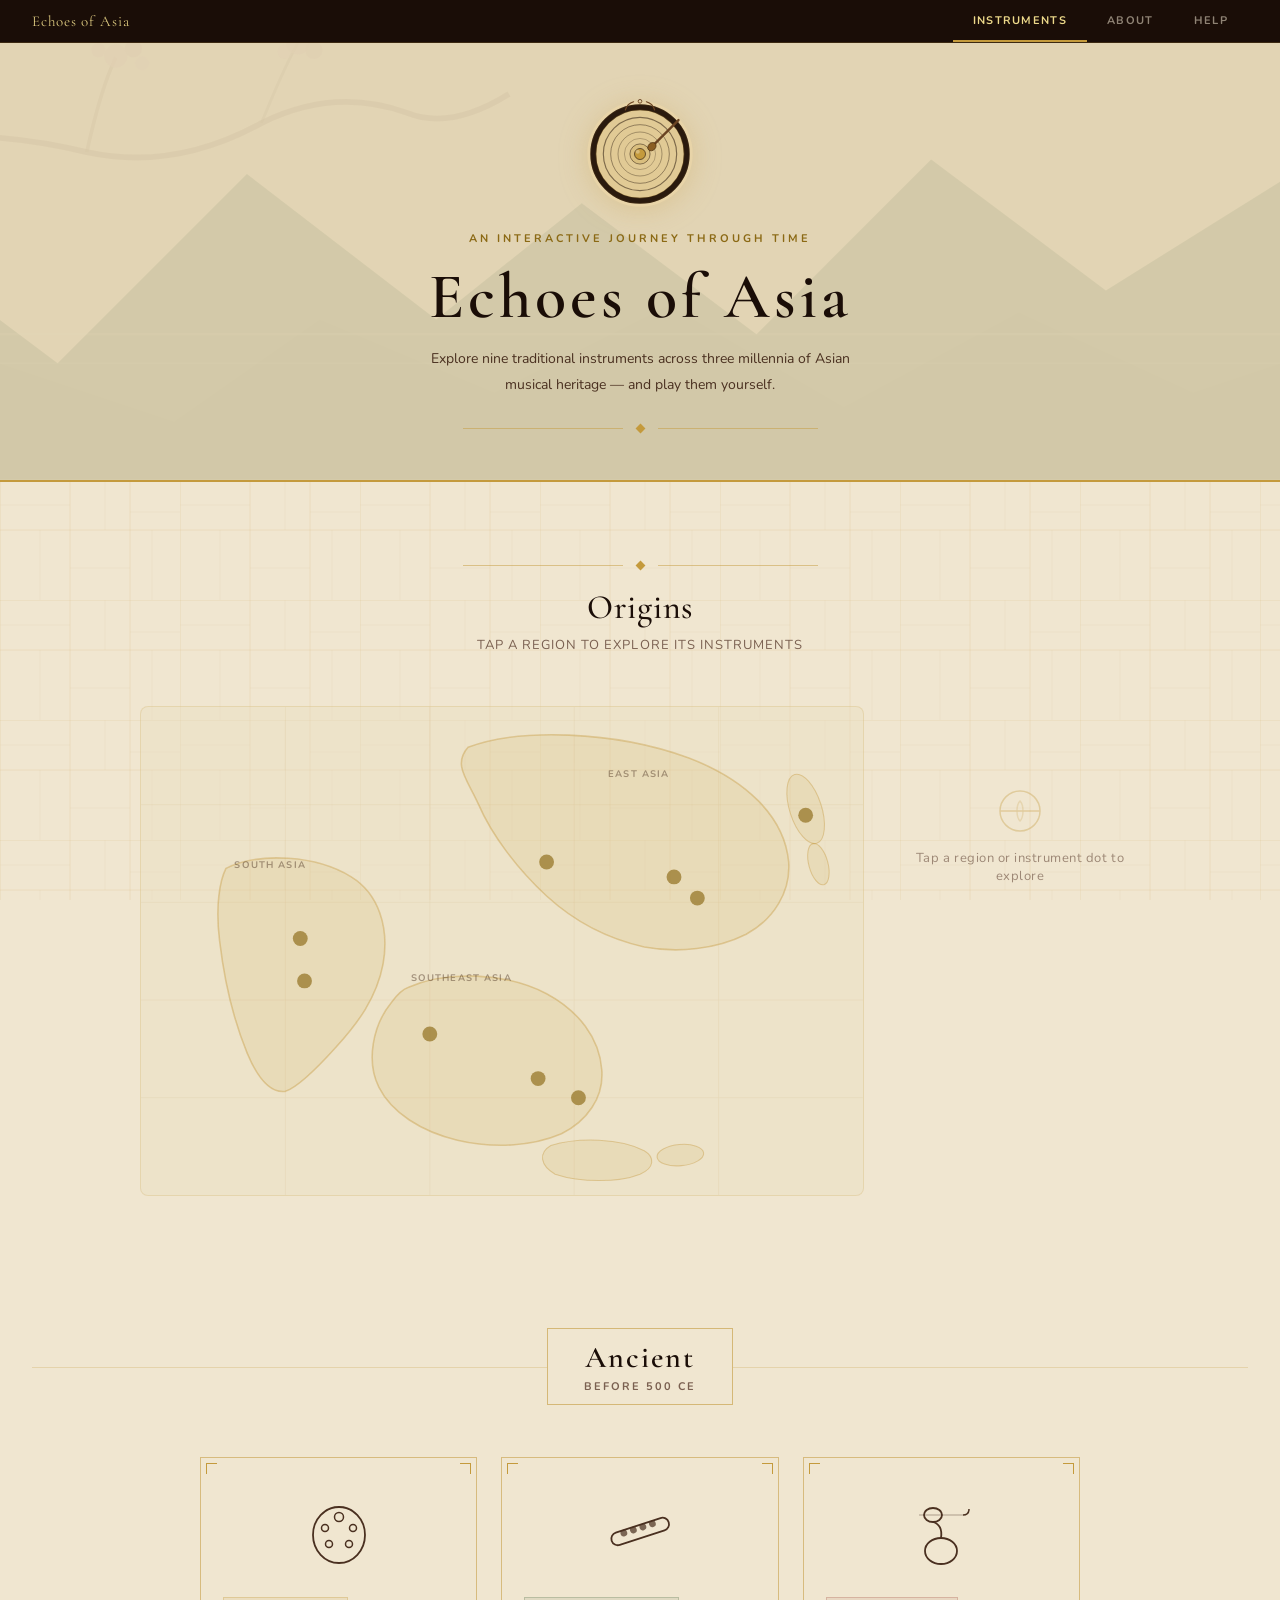
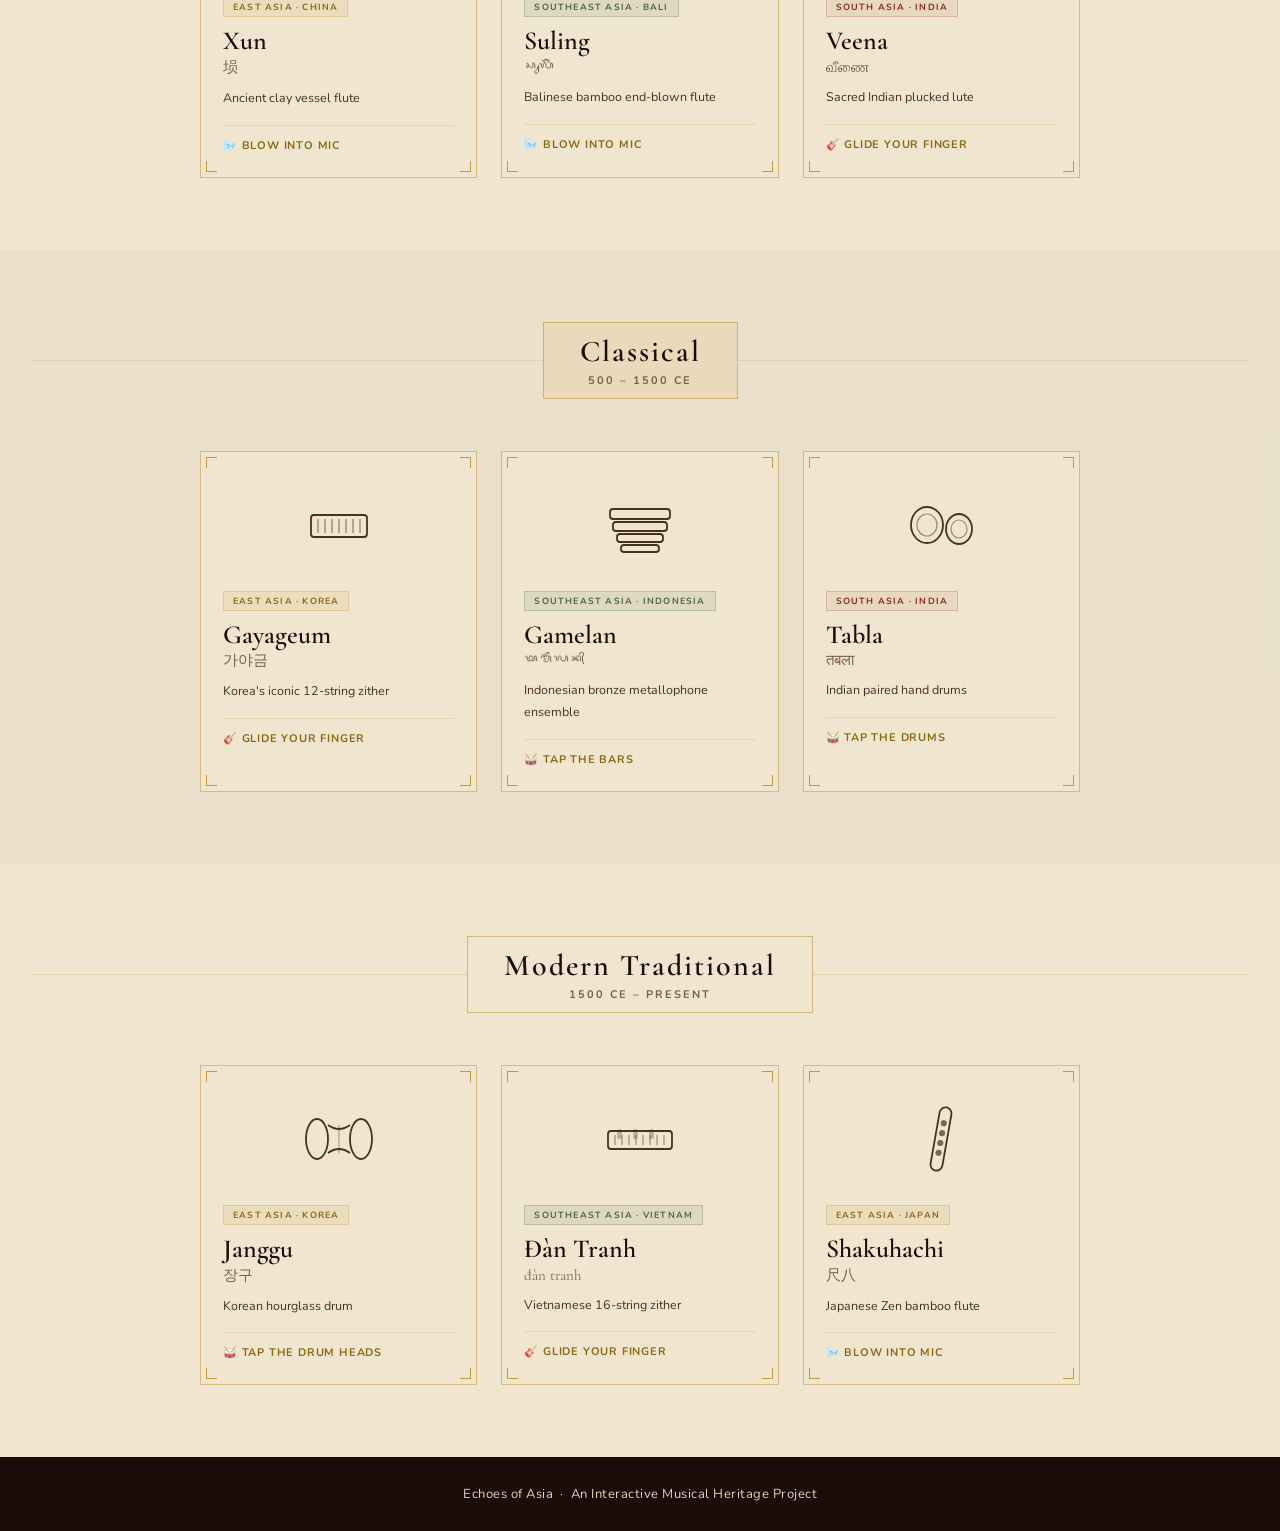
<file: index.html>
<!DOCTYPE html>
<html lang="en">
<head>
  <meta charset="UTF-8"/>
  <meta name="viewport" content="width=device-width, initial-scale=1.0"/>
  <title>Echoes of Asia</title>
  <link rel="preconnect" href="https://fonts.googleapis.com">
  <link rel="preconnect" href="https://fonts.gstatic.com" crossorigin>
  <link href="https://fonts.googleapis.com/css2?family=Cormorant+Garamond:wght@300;400;500;600;700&family=Nunito:wght@400;600;700&display=swap" rel="stylesheet">
  <link rel="stylesheet" href="styles.css"/>
</head>
<body>
<div class="page-content">

  <!-- ══ TOP NAV ══ -->
  <nav class="top-nav">
    <span class="top-nav-brand">Echoes of Asia</span>
    <a href="index.html" class="top-nav-tab active">Instruments</a>
    <a href="about.html" class="top-nav-tab">About</a>
    <a href="help.html"  class="top-nav-tab">Help</a>
  </nav>

  <!-- ══ HEADER ══ -->
  <header class="site-header">
    <!-- Semi-transparent mountain + cherry blossom nature art -->
    <svg class="header-nature" viewBox="0 0 1200 300" xmlns="http://www.w3.org/2000/svg" preserveAspectRatio="xMidYMid slice">
      <!-- Mountain layers -->
      <path d="M0,300 L120,160 L200,220 L330,90 L460,190 L560,110 L680,200 L800,80 L920,170 L1040,95 L1140,160 L1200,130 L1200,300 Z" fill="#4A6741"/>
      <path d="M0,300 L160,220 L280,260 L380,190 L500,240 L620,180 L740,250 L860,185 L980,240 L1100,200 L1200,230 L1200,300 Z" fill="#3A5731" opacity="0.6"/>
      <!-- Cherry blossom branch (top left) -->
      <path d="M0,80 Q120,50 220,75 Q280,88 340,55 Q390,30 440,48 Q470,60 510,35" stroke="#5A3820" stroke-width="4" fill="none" opacity="0.5"/>
      <path d="M220,75 Q230,30 240,10" stroke="#5A3820" stroke-width="2.5" fill="none" opacity="0.4"/>
      <path d="M340,55 Q355,18 365,0" stroke="#5A3820" stroke-width="2" fill="none" opacity="0.35"/>
      <!-- Blossoms -->
      <circle cx="240" cy="9"  r="8" fill="#D4A8A8" opacity="0.7"/>
      <circle cx="252" cy="4"  r="6" fill="#C89898" opacity="0.6"/>
      <circle cx="228" cy="5"  r="5" fill="#D4A8A8" opacity="0.5"/>
      <circle cx="258" cy="14" r="5" fill="#E0B8B8" opacity="0.5"/>
      <circle cx="365" cy="0"  r="8" fill="#D4A8A8" opacity="0.6"/>
      <circle cx="376" cy="5"  r="6" fill="#C89898" opacity="0.5"/>
      <circle cx="356" cy="6"  r="5" fill="#D4A8A8" opacity="0.45"/>
      <!-- Mist lines -->
      <line x1="0" y1="200" x2="1200" y2="200" stroke="white" stroke-width="1.5" opacity="0.15"/>
      <line x1="0" y1="220" x2="1200" y2="220" stroke="white" stroke-width="1" opacity="0.10"/>
    </svg>

    <div class="header-content">
      <div class="site-logo-wrap">
        <svg class="site-logo-mark" viewBox="0 0 240 240" fill="none" xmlns="http://www.w3.org/2000/svg" aria-hidden="true">
          <!-- Parchment background -->
          <circle cx="120" cy="120" r="115" fill="#E8D4A8"/>
          <!-- Gong face (warm brass tint) -->
          <circle cx="120" cy="120" r="96" fill="#C49A3C" fill-opacity="0.18"/>
          <!-- Thick outer rim -->
          <circle cx="120" cy="120" r="102" stroke="#2A1A0E" stroke-width="13" fill="none"/>
          <!-- Rim edge highlights -->
          <circle cx="120" cy="120" r="96"  stroke="#C49A3C" stroke-width="1"   fill="none" stroke-opacity="0.50"/>
          <circle cx="120" cy="120" r="108" stroke="#C49A3C" stroke-width="0.8" fill="none" stroke-opacity="0.30"/>
          <!-- Concentric rings on gong face -->
          <circle cx="120" cy="120" r="80" stroke="#2A1A0E" stroke-width="2.5" fill="none" stroke-opacity="0.55"/>
          <circle cx="120" cy="120" r="64" stroke="#2A1A0E" stroke-width="2.0" fill="none" stroke-opacity="0.48"/>
          <circle cx="120" cy="120" r="48" stroke="#2A1A0E" stroke-width="1.8" fill="none" stroke-opacity="0.42"/>
          <circle cx="120" cy="120" r="34" stroke="#2A1A0E" stroke-width="1.5" fill="none" stroke-opacity="0.36"/>
          <!-- Center boss — outer ring -->
          <circle cx="120" cy="120" r="22" fill="#C49A3C" fill-opacity="0.25" stroke="#2A1A0E" stroke-width="1.8" stroke-opacity="0.6"/>
          <!-- Center boss — raised dome -->
          <circle cx="120" cy="120" r="12" fill="#C49A3C" stroke="#2A1A0E" stroke-width="1.4"/>
          <!-- Dome highlight -->
          <circle cx="115" cy="115" r="4.5" fill="#E8D4A8" fill-opacity="0.55"/>
          <!-- Hanging cords (threaded through rim holes at top) -->
          <path d="M 88,24 Q 92,10 106,6"  stroke="#6B4423" stroke-width="2.5" fill="none" stroke-linecap="round"/>
          <path d="M 152,24 Q 148,10 134,6" stroke="#6B4423" stroke-width="2.5" fill="none" stroke-linecap="round"/>
          <circle cx="120" cy="5" r="4" fill="none" stroke="#6B4423" stroke-width="2"/>
          <!-- Mallet (chae) striking the gong from upper right -->
          <line x1="204" y1="46" x2="152" y2="98" stroke="#6B4423" stroke-width="5" stroke-linecap="round"/>
          <ellipse cx="146" cy="104" rx="10" ry="8" fill="#8B5E23" stroke="#4A2E0E" stroke-width="1.5" transform="rotate(-45,146,104)"/>
        </svg>
      </div>
      <p class="site-eyebrow">An Interactive Journey Through Time</p>
      <h1 class="site-title">Echoes of Asia</h1>
      <p class="site-subtitle">Explore nine traditional instruments across three millennia of Asian musical heritage — and play them yourself.</p>
      <div class="header-ornament">
        <div class="ornament-line"></div>
        <div class="ornament-diamond"></div>
        <div class="ornament-line"></div>
      </div>
    </div>
  </header>

  <!-- ══ ORIGINS MAP ══ -->
  <section class="origins-section fade-up" id="origins">
    <div class="origins-header">
      <div class="header-ornament" style="margin-bottom:18px;">
        <div class="ornament-line"></div>
        <div class="ornament-diamond"></div>
        <div class="ornament-line"></div>
      </div>
      <h2 class="origins-title">Origins</h2>
      <p class="origins-sub">Tap a region to explore its instruments</p>
    </div>

    <div class="map-and-panel">
      <!-- ── ASIA MAP SVG ── -->
      <svg class="asia-map" viewBox="0 0 680 460" xmlns="http://www.w3.org/2000/svg">
        <!-- antique grid lines -->
        <g stroke="#c4a96a" stroke-width="0.5" opacity="0.22">
          <line x1="0"   y1="92"  x2="680" y2="92"/>
          <line x1="0"   y1="184" x2="680" y2="184"/>
          <line x1="0"   y1="276" x2="680" y2="276"/>
          <line x1="0"   y1="368" x2="680" y2="368"/>
          <line x1="136" y1="0"   x2="136" y2="460"/>
          <line x1="272" y1="0"   x2="272" y2="460"/>
          <line x1="408" y1="0"   x2="408" y2="460"/>
          <line x1="544" y1="0"   x2="544" y2="460"/>
        </g>

        <!-- ── EAST ASIA (China / Korea) ── -->
        <path class="map-blob" id="blob-east" data-region="east"
          d="M 308,38 C 355,20 445,22 516,48 C 568,68 606,102 610,146
             C 612,174 596,200 570,214 C 542,228 506,232 474,226
             C 438,218 406,200 382,178 C 354,152 330,120 318,92
             C 306,66 294,54 308,38 Z"/>

        <!-- Japan islands (separate) -->
        <ellipse class="map-blob map-blob-sub" data-region="east"
          cx="626" cy="96"  rx="15" ry="34" transform="rotate(-18 626 96)"/>
        <ellipse class="map-blob map-blob-sub" data-region="east"
          cx="638" cy="148" rx="9"  ry="20" transform="rotate(-15 638 148)"/>

        <!-- ── SOUTH ASIA (India) ── -->
        <path class="map-blob" id="blob-south" data-region="south"
          d="M 80,152 C 112,136 166,140 198,160 C 224,176 234,208 228,242
             C 222,274 204,298 184,320 C 166,340 148,358 136,362
             C 122,364 110,350 100,326 C 86,292 78,254 74,220
             C 70,188 74,164 80,152 Z"/>

        <!-- ── SOUTHEAST ASIA (Vietnam / Indonesia / Bali) ── -->
        <path class="map-blob" id="blob-southeast" data-region="southeast"
          d="M 252,264 C 288,248 344,250 382,270 C 412,286 432,312 434,342
             C 436,368 420,390 396,402 C 368,414 332,416 298,408
             C 264,400 236,382 224,358 C 212,334 218,300 236,278
             C 242,270 246,266 252,264 Z"/>

        <!-- Indonesia island chain -->
        <path class="map-blob map-blob-sub" data-region="southeast"
          d="M 386,413 C 412,405 452,406 474,418 C 484,424 484,434 470,440
             C 450,448 414,448 390,440 C 376,432 374,420 386,413 Z"/>
        <ellipse class="map-blob map-blob-sub" data-region="southeast"
          cx="508" cy="422" rx="22" ry="10" transform="rotate(-5 508 422)"/>

        <!-- ── REGION LABELS ── -->
        <text class="map-region-label" x="440" y="66" data-region="east">EAST ASIA</text>
        <text class="map-region-label" x="88"  y="152" data-region="south">SOUTH ASIA</text>
        <text class="map-region-label" x="254" y="258" data-region="southeast">SOUTHEAST ASIA</text>

        <!-- ── INSTRUMENT DOTS — East Asia ── -->
        <circle class="inst-dot" cx="382" cy="146" r="7" data-id="xun"/>
        <circle class="inst-dot" cx="502" cy="160" r="7" data-id="gayageum"/>
        <circle class="inst-dot" cx="524" cy="180" r="7" data-id="janggu"/>
        <circle class="inst-dot" cx="626" cy="102" r="7" data-id="shakuhachi"/>

        <!-- ── INSTRUMENT DOTS — South Asia ── -->
        <circle class="inst-dot" cx="150" cy="218" r="7" data-id="veena"/>
        <circle class="inst-dot" cx="154" cy="258" r="7" data-id="tabla"/>

        <!-- ── INSTRUMENT DOTS — Southeast Asia ── -->
        <circle class="inst-dot" cx="272" cy="308" r="7" data-id="dantranh"/>
        <circle class="inst-dot" cx="374" cy="350" r="7" data-id="suling"/>
        <circle class="inst-dot" cx="412" cy="368" r="7" data-id="gamelan"/>
      </svg>

      <!-- ── SIDE PANEL ── -->
      <div class="map-panel" id="map-panel">
        <div class="map-empty-state" id="map-empty">
          <svg width="48" height="48" viewBox="0 0 48 48" fill="none" stroke="#C49A3C" stroke-width="1.5" opacity="0.5">
            <circle cx="24" cy="24" r="20"/>
            <path d="M24 14 C20 18 20 30 24 34 C28 30 28 18 24 14Z" opacity="0.6"/>
            <line x1="4" y1="24" x2="44" y2="24"/>
          </svg>
          <p>Tap a region or instrument dot to explore</p>
        </div>
        <div id="map-panel-content" style="display:none"></div>
      </div>
    </div>
  </section>

  <!-- ══ PERIODS ══ -->
  <main id="timeline"></main>

  <!-- floating tooltip -->
  <div class="map-tooltip" id="map-tooltip"></div>

  <footer class="site-footer">
    Echoes of Asia &nbsp;·&nbsp; An Interactive Musical Heritage Project
  </footer>

</div>

<script src="js/instruments.js"></script>
<script>
/* ── INSTRUMENT SVG ICONS ── */
const ICONS = {
  // Wind
  xun: `<svg viewBox="0 0 72 72" fill="none" stroke="currentColor" stroke-width="1.8" xmlns="http://www.w3.org/2000/svg">
    <ellipse cx="36" cy="40" rx="26" ry="28"/>
    <circle cx="36" cy="22" r="4.5" stroke-width="1.5"/>
    <circle cx="22" cy="33" r="3.5" stroke-width="1.5"/>
    <circle cx="50" cy="33" r="3.5" stroke-width="1.5"/>
    <circle cx="26" cy="49" r="3.5" stroke-width="1.5"/>
    <circle cx="46" cy="49" r="3.5" stroke-width="1.5"/>
  </svg>`,
  suling: `<svg viewBox="0 0 72 72" fill="none" stroke="currentColor" stroke-width="1.8" xmlns="http://www.w3.org/2000/svg">
    <rect x="6" y="30" width="60" height="13" rx="6.5" transform="rotate(-18 36 36)"/>
    <circle cx="20" cy="33" r="2.5" fill="currentColor" transform="rotate(-18 36 36)" opacity="0.7"/>
    <circle cx="30" cy="33" r="2.5" fill="currentColor" transform="rotate(-18 36 36)" opacity="0.7"/>
    <circle cx="40" cy="33" r="2.5" fill="currentColor" transform="rotate(-18 36 36)" opacity="0.7"/>
    <circle cx="50" cy="33" r="2.5" fill="currentColor" transform="rotate(-18 36 36)" opacity="0.7"/>
  </svg>`,
  shakuhachi: `<svg viewBox="0 0 72 72" fill="none" stroke="currentColor" stroke-width="1.8" xmlns="http://www.w3.org/2000/svg">
    <rect x="30" y="4" width="12" height="64" rx="6" transform="rotate(10 36 36)"/>
    <circle cx="36" cy="20" r="2.2" fill="currentColor" opacity="0.7" transform="rotate(10 36 36)"/>
    <circle cx="36" cy="30" r="2.2" fill="currentColor" opacity="0.7" transform="rotate(10 36 36)"/>
    <circle cx="36" cy="40" r="2.2" fill="currentColor" opacity="0.7" transform="rotate(10 36 36)"/>
    <circle cx="36" cy="50" r="2.2" fill="currentColor" opacity="0.7" transform="rotate(10 36 36)"/>
  </svg>`,
  // String
  veena: `<svg viewBox="0 0 72 72" fill="none" stroke="currentColor" stroke-width="1.8" xmlns="http://www.w3.org/2000/svg">
    <ellipse cx="36" cy="56" rx="16" ry="13"/>
    <ellipse cx="28" cy="20" rx="9" ry="7"/>
    <path d="M36,43 Q38,30 28,27"/>
    <line x1="14" y1="20" x2="58" y2="20" stroke-width="1.2" opacity="0.4"/>
    <path d="M58,20 Q64,20 64,14" stroke-width="1.5"/>
  </svg>`,
  gayageum: `<svg viewBox="0 0 72 72" fill="none" stroke="currentColor" stroke-width="1.8" xmlns="http://www.w3.org/2000/svg">
    <rect x="8" y="26" width="56" height="22" rx="3"/>
    <line x1="15" y1="30" x2="15" y2="44" stroke-width="1.2" opacity="0.6"/>
    <line x1="22" y1="30" x2="22" y2="44" stroke-width="1.2" opacity="0.6"/>
    <line x1="29" y1="30" x2="29" y2="44" stroke-width="1.2" opacity="0.6"/>
    <line x1="36" y1="30" x2="36" y2="44" stroke-width="1.2" opacity="0.6"/>
    <line x1="43" y1="30" x2="43" y2="44" stroke-width="1.2" opacity="0.6"/>
    <line x1="50" y1="30" x2="50" y2="44" stroke-width="1.2" opacity="0.6"/>
    <line x1="57" y1="30" x2="57" y2="44" stroke-width="1.2" opacity="0.6"/>
  </svg>`,
  dantranh: `<svg viewBox="0 0 72 72" fill="none" stroke="currentColor" stroke-width="1.8" xmlns="http://www.w3.org/2000/svg">
    <rect x="4" y="28" width="64" height="18" rx="3"/>
    <line x1="11" y1="32" x2="11" y2="42" stroke-width="1.1" opacity="0.55"/>
    <line x1="18" y1="32" x2="18" y2="42" stroke-width="1.1" opacity="0.55"/>
    <line x1="25" y1="32" x2="25" y2="42" stroke-width="1.1" opacity="0.55"/>
    <line x1="32" y1="32" x2="32" y2="42" stroke-width="1.1" opacity="0.55"/>
    <line x1="39" y1="32" x2="39" y2="42" stroke-width="1.1" opacity="0.55"/>
    <line x1="46" y1="32" x2="46" y2="42" stroke-width="1.1" opacity="0.55"/>
    <line x1="53" y1="32" x2="53" y2="42" stroke-width="1.1" opacity="0.55"/>
    <line x1="60" y1="32" x2="60" y2="42" stroke-width="1.1" opacity="0.55"/>
    <!-- Bridges -->
    <rect x="14" y="27" width="3" height="8" rx="1" fill="currentColor" opacity="0.3"/>
    <rect x="30" y="27" width="3" height="8" rx="1" fill="currentColor" opacity="0.3"/>
    <rect x="46" y="27" width="3" height="8" rx="1" fill="currentColor" opacity="0.3"/>
  </svg>`,
  // Percussion
  gamelan: `<svg viewBox="0 0 72 72" fill="none" stroke="currentColor" stroke-width="1.8" xmlns="http://www.w3.org/2000/svg">
    <rect x="6"  y="20" width="60" height="10" rx="3"/>
    <rect x="9"  y="33" width="54" height="9"  rx="3"/>
    <rect x="13" y="45" width="46" height="8"  rx="3"/>
    <rect x="17" y="56" width="38" height="7"  rx="3"/>
  </svg>`,
  tabla: `<svg viewBox="0 0 72 72" fill="none" stroke="currentColor" stroke-width="1.8" xmlns="http://www.w3.org/2000/svg">
    <ellipse cx="22" cy="36" rx="16" ry="18"/>
    <ellipse cx="22" cy="36" rx="10" ry="11" stroke-width="1.2" opacity="0.5"/>
    <ellipse cx="54" cy="40" rx="13" ry="15"/>
    <ellipse cx="54" cy="40" rx="8"  ry="9"  stroke-width="1.2" opacity="0.5"/>
  </svg>`,
  janggu: `<svg viewBox="0 0 72 72" fill="none" stroke="currentColor" stroke-width="1.8" xmlns="http://www.w3.org/2000/svg">
    <ellipse cx="14" cy="36" rx="11" ry="20"/>
    <ellipse cx="58" cy="36" rx="11" ry="20"/>
    <path d="M25,22 Q36,30 47,22"/>
    <path d="M25,50 Q36,42 47,50"/>
    <line x1="36" y1="22" x2="36" y2="50" stroke-width="1.2" opacity="0.4"/>
  </svg>`,
};

/* ── PERIOD NATURE BACKGROUNDS ── */
const PERIOD_NATURE = {
  ancient: `<svg viewBox="0 0 300 500" xmlns="http://www.w3.org/2000/svg">
    <line x1="40" y1="0" x2="40" y2="500" stroke="#4A6741" stroke-width="14" stroke-linecap="round"/>
    <ellipse cx="40" cy="90"  rx="10" ry="4" fill="#3A5731"/>
    <ellipse cx="40" cy="200" rx="10" ry="4" fill="#3A5731"/>
    <ellipse cx="40" cy="310" rx="10" ry="4" fill="#3A5731"/>
    <ellipse cx="40" cy="420" rx="10" ry="4" fill="#3A5731"/>
    <path d="M40,90  Q75,68  100,78"  stroke="#4A6741" stroke-width="2.5" fill="none"/>
    <path d="M40,90  Q8,70   -10,80"  stroke="#4A6741" stroke-width="2.5" fill="none"/>
    <path d="M40,310 Q75,288 100,298" stroke="#4A6741" stroke-width="2.5" fill="none"/>
    <line x1="130" y1="60"  x2="130" y2="500" stroke="#4A6741" stroke-width="11" stroke-linecap="round"/>
    <ellipse cx="130" cy="160" rx="8" ry="3.5" fill="#3A5731"/>
    <ellipse cx="130" cy="280" rx="8" ry="3.5" fill="#3A5731"/>
    <ellipse cx="130" cy="400" rx="8" ry="3.5" fill="#3A5731"/>
    <path d="M130,160 Q165,138 185,148" stroke="#4A6741" stroke-width="2" fill="none"/>
    <path d="M130,400 Q100,378 80,388"  stroke="#4A6741" stroke-width="2" fill="none"/>
    <line x1="240" y1="20"  x2="240" y2="500" stroke="#4A6741" stroke-width="12" stroke-linecap="round"/>
    <ellipse cx="240" cy="120" rx="9" ry="3.5" fill="#3A5731"/>
    <ellipse cx="240" cy="250" rx="9" ry="3.5" fill="#3A5731"/>
    <ellipse cx="240" cy="380" rx="9" ry="3.5" fill="#3A5731"/>
    <path d="M240,120 Q272,98  295,108" stroke="#4A6741" stroke-width="2" fill="none"/>
    <path d="M240,250 Q210,228 188,238" stroke="#4A6741" stroke-width="2" fill="none"/>
  </svg>`,

  classical: `<svg viewBox="0 0 300 400" xmlns="http://www.w3.org/2000/svg">
    <path d="M150,400 Q145,300 150,240" stroke="#4A6741" stroke-width="5" fill="none"/>
    <path d="M150,320 Q90,285 65,305"  stroke="#4A6741" stroke-width="4" fill="#4A674122"/>
    <path d="M150,290 Q205,255 228,275" stroke="#4A6741" stroke-width="4" fill="#4A674122"/>
    <circle cx="150" cy="228" r="22"  fill="#B8860B22" stroke="#B8860B" stroke-width="1.5"/>
    <circle cx="150" cy="228" r="13"  fill="#B8860B11" stroke="#B8860B" stroke-width="1"/>
    <path d="M150,206 Q138,176 150,160 Q162,176 150,206" fill="#E0D0B022" stroke="#C4A86088" stroke-width="1.2"/>
    <path d="M172,214 Q196,182 215,192 Q206,215 172,214" fill="#E0D0B022" stroke="#C4A86088" stroke-width="1.2"/>
    <path d="M128,214 Q104,182  85,192 Q94,215 128,214"  fill="#E0D0B022" stroke="#C4A86088" stroke-width="1.2"/>
    <path d="M176,232 Q205,228 216,246 Q198,260 176,232" fill="#E0D0B022" stroke="#C4A86088" stroke-width="1.2"/>
    <path d="M124,232 Q95,228  84,246 Q102,260 124,232"  fill="#E0D0B022" stroke="#C4A86088" stroke-width="1.2"/>
    <path d="M155,210 Q162,190 150,180 Q138,190 145,210" fill="#E8D8B833" stroke="#C4A86066" stroke-width="1"/>
    <path d="M166,223 Q180,208 192,216 Q184,228 166,223"  fill="#E8D8B833" stroke="#C4A86066" stroke-width="1"/>
    <path d="M134,223 Q120,208 108,216 Q116,228 134,223"  fill="#E8D8B833" stroke="#C4A86066" stroke-width="1"/>
  </svg>`,

  modern: `<svg viewBox="0 0 300 400" xmlns="http://www.w3.org/2000/svg">
    <path d="M0,400 L60,280 L110,340 L170,200 L230,300 L300,220 L300,400 Z" fill="#4A6741" opacity="0.5"/>
    <path d="M0,400 L90,340 L160,370 L230,330 L300,360 L300,400 Z" fill="#3A5731" opacity="0.4"/>
    <path d="M0,180 Q80,140 160,165 Q210,178 270,140 Q290,128 300,135" stroke="#3A2010" stroke-width="4" fill="none" opacity="0.5"/>
    <path d="M160,165 Q165,110 172,80"  stroke="#3A2010" stroke-width="2.5" fill="none" opacity="0.4"/>
    <path d="M270,140 Q278,100 285,75"  stroke="#3A2010" stroke-width="2"   fill="none" opacity="0.35"/>
    <circle cx="172" cy="78"  r="9"  fill="#D4A4A4" opacity="0.65"/>
    <circle cx="183" cy="70"  r="7"  fill="#C89898" opacity="0.55"/>
    <circle cx="161" cy="70"  r="6"  fill="#D4A4A4" opacity="0.5"/>
    <circle cx="188" cy="82"  r="6"  fill="#E0B8B8" opacity="0.45"/>
    <circle cx="285" cy="73"  r="9"  fill="#D4A4A4" opacity="0.6"/>
    <circle cx="295" cy="65"  r="7"  fill="#C89898" opacity="0.5"/>
    <circle cx="275" cy="66"  r="6"  fill="#D4A4A4" opacity="0.45"/>
  </svg>`,
};

/* ── BUILD TIMELINE ── */
const timeline = document.getElementById('timeline');

PERIODS.forEach(period => {
  const section = document.createElement('section');
  section.className = 'period-section fade-up';

  const natureKey = period.id;
  section.innerHTML = `
    <div class="period-nature">${PERIOD_NATURE[natureKey]}</div>
    <div class="period-header">
      <div class="period-rule"></div>
      <div class="period-label">
        <span class="period-era">${period.label}</span>
        <span class="period-dates">${period.dates}</span>
      </div>
    </div>
    <div class="instruments-grid">
      ${period.instruments.map((id, cardIdx) => {
        const inst = INSTRUMENTS[id];
        const badgeClass = `badge-${inst.regionType}`;
        return `
          <a href="instrument.html?id=${id}" class="instrument-card fade-up" style="transition-delay:${cardIdx * 0.12}s">
            <span class="c tl"></span><span class="c tr"></span>
            <span class="c bl"></span><span class="c br"></span>
            <div class="card-icon-area">${ICONS[id] || ''}</div>
            <span class="region-badge ${badgeClass}">${inst.regionLabel}</span>
            <h3 class="card-name">${inst.name}</h3>
            <p class="card-native">${inst.native}</p>
            <p class="card-desc">${inst.shortDesc}</p>
            <div class="card-interact">${inst.typeLabel}</div>
          </a>`;
      }).join('')}
    </div>
  `;

  timeline.appendChild(section);
});

/* ── SCROLL FADE-IN (Intersection Observer) ── */
const scrollObserver = new IntersectionObserver((entries) => {
  entries.forEach(e => {
    if (e.isIntersecting) {
      e.target.classList.add('visible');
      scrollObserver.unobserve(e.target);
    }
  });
}, { threshold: 0.08 });

// Observe origins section + all period sections + cards
document.querySelectorAll('.fade-up').forEach(el => scrollObserver.observe(el));

/* ── HEADER PARALLAX ── */
const headerNature = document.querySelector('.header-nature');
if (headerNature) {
  window.addEventListener('scroll', () => {
    headerNature.style.transform = `translateY(${window.scrollY * 0.28}px)`;
  }, { passive: true });
}

/* ── ASIA MAP INTERACTION ── */
(function() {
  const MAP_REGIONS = {
    east:      { label: 'East Asia',      ids: ['xun','gayageum','janggu','shakuhachi'] },
    south:     { label: 'South Asia',     ids: ['veena','tabla'] },
    southeast: { label: 'Southeast Asia', ids: ['suling','gamelan','dantranh'] },
  };

  const panel        = document.getElementById('map-panel-content');
  const emptyState   = document.getElementById('map-empty');
  const tooltip      = document.getElementById('map-tooltip');
  let activeRegion   = null;

  function showPanel(regionKey) {
    if (activeRegion === regionKey) return;
    activeRegion = regionKey;
    const info = MAP_REGIONS[regionKey];

    // Highlight blobs
    document.querySelectorAll('.map-blob').forEach(b => {
      b.classList.toggle('active', b.dataset.region === regionKey);
    });

    // Pulse dots in region
    document.querySelectorAll('.inst-dot').forEach(d => {
      const inRegion = info.ids.includes(d.dataset.id);
      d.classList.toggle('pulsing', inRegion);
    });

    // Build panel HTML
    const items = info.ids.map(id => {
      const inst = INSTRUMENTS[id];
      const icon = ICONS[id] ? `<div class="map-inst-icon">${ICONS[id]}</div>` : '';
      return `
        <a class="map-inst-link" href="instrument.html?id=${id}">
          ${icon}
          <div>
            <div class="map-inst-name">${inst.name}</div>
            <div class="map-inst-sub">${inst.native} · ${inst.regionLabel.split(' · ')[1] || inst.region}</div>
          </div>
        </a>`;
    }).join('');

    panel.innerHTML = `<div class="map-panel-title">${info.label}</div>${items}`;
    emptyState.style.display = 'none';
    panel.style.display = 'block';
  }

  // Region blob clicks
  document.querySelectorAll('.map-blob').forEach(blob => {
    blob.addEventListener('click', () => showPanel(blob.dataset.region));
  });
  document.querySelectorAll('.map-region-label').forEach(lbl => {
    lbl.style.cursor = 'pointer';
    lbl.addEventListener('click', () => showPanel(lbl.dataset.region));
  });

  // Instrument dot clicks → navigate
  document.querySelectorAll('.inst-dot').forEach(dot => {
    dot.addEventListener('click', (e) => {
      e.stopPropagation();
      window.location.href = `instrument.html?id=${dot.dataset.id}`;
    });

    // Desktop tooltip
    dot.addEventListener('mouseenter', (e) => {
      const inst = INSTRUMENTS[dot.dataset.id];
      if (!inst) return;
      tooltip.textContent = `${inst.name} — ${inst.shortDesc}`;
      tooltip.classList.add('show');
    });
    dot.addEventListener('mousemove', (e) => {
      tooltip.style.left = (e.clientX + 14) + 'px';
      tooltip.style.top  = (e.clientY - 28) + 'px';
    });
    dot.addEventListener('mouseleave', () => tooltip.classList.remove('show'));
  });
})();
</script>
</body>
</html>
</file>
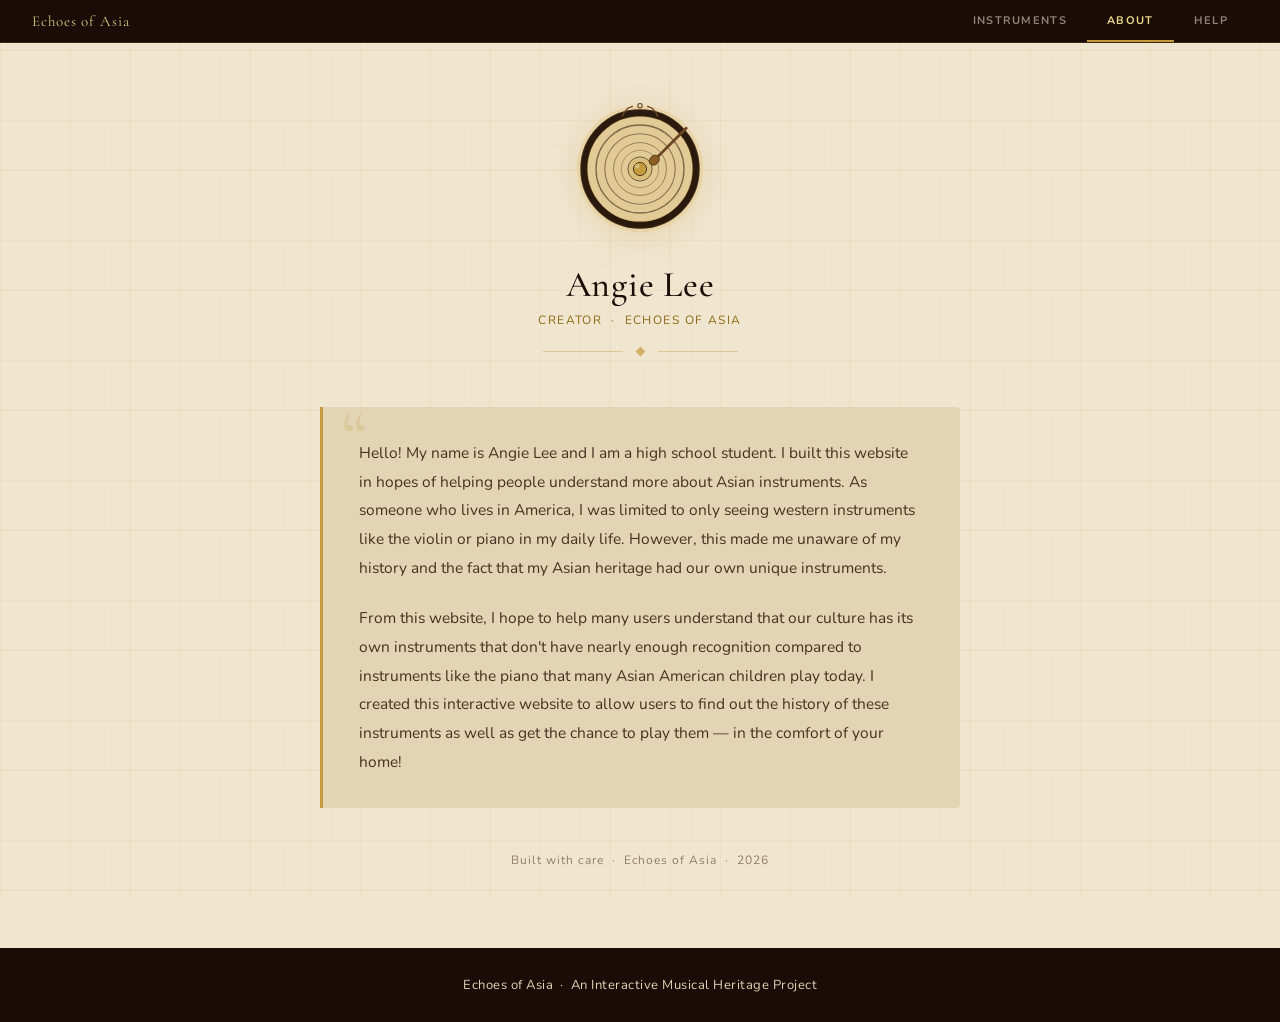
<file: about.html>
<!DOCTYPE html>
<html lang="en">
<head>
  <meta charset="UTF-8"/>
  <meta name="viewport" content="width=device-width, initial-scale=1.0"/>
  <title>About · Echoes of Asia</title>
  <link rel="preconnect" href="https://fonts.googleapis.com">
  <link rel="preconnect" href="https://fonts.gstatic.com" crossorigin>
  <link href="https://fonts.googleapis.com/css2?family=Cormorant+Garamond:wght@300;400;500;600;700&family=Nunito:wght@400;600;700&display=swap" rel="stylesheet">
  <link rel="stylesheet" href="styles.css"/>
  <style>
    .about-page { max-width: 720px; margin: 0 auto; padding: 60px 40px 80px; }

    .about-nav {
      display: flex;
      align-items: center;
      justify-content: space-between;
      padding: 18px 40px;
      max-width: 720px;
      margin: 0 auto;
    }

    .about-hero {
      text-align: center;
      margin-bottom: 52px;
      position: relative;
    }

    .about-avatar {
      width: 96px;
      height: 96px;
      border-radius: 50%;
      border: 2px solid var(--gold);
      margin: 0 auto 24px;
      display: flex;
      align-items: center;
      justify-content: center;
      background: var(--parchment-dark);
      overflow: hidden;
    }

    /* Ink-brush monogram inside the avatar circle */
    .about-avatar svg { width: 56px; height: 56px; color: var(--ink-mid); }

    .about-name {
      font-family: var(--font-display);
      font-size: 36px;
      font-weight: 500;
      color: var(--ink);
      letter-spacing: 0.02em;
      margin-bottom: 6px;
    }

    .about-role {
      font-size: 12px;
      letter-spacing: 0.12em;
      text-transform: uppercase;
      color: var(--gold-dark);
      margin-bottom: 20px;
    }

    .about-divider {
      display: flex;
      align-items: center;
      gap: 14px;
      justify-content: center;
      margin: 0 auto 48px;
    }
    .about-divider .line { flex: 1; max-width: 80px; height: 1px; background: var(--gold); opacity: 0.4; }
    .about-divider .diamond {
      width: 7px; height: 7px;
      background: var(--gold);
      transform: rotate(45deg);
      opacity: 0.7;
    }

    .about-body {
      background: var(--parchment-dark);
      border-left: 3px solid var(--gold);
      padding: 32px 36px;
      border-radius: 0 4px 4px 0;
      position: relative;
    }

    .about-body::before {
      content: '\201C';
      font-family: var(--font-display);
      font-size: 80px;
      color: var(--gold);
      opacity: 0.2;
      position: absolute;
      top: -10px;
      left: 18px;
      line-height: 1;
      pointer-events: none;
    }

    .about-body p {
      font-family: var(--font-body);
      font-size: 15.5px;
      line-height: 1.85;
      color: var(--ink-mid);
      position: relative;
      z-index: 1;
    }

    .about-footer-note {
      text-align: center;
      margin-top: 44px;
      font-size: 12px;
      letter-spacing: 0.08em;
      color: var(--ink-light);
      opacity: 0.8;
    }

    @media (max-width: 680px) {
      .about-page { padding: 40px 20px 60px; }
      .about-nav  { padding: 18px 20px; }
      .about-body { padding: 24px 22px; }
      .about-name { font-size: 28px; }
    }
  </style>
</head>
<body>
<div class="page-content">

  <!-- TOP NAV -->
  <nav class="top-nav">
    <a href="index.html" class="top-nav-brand">Echoes of Asia</a>
    <a href="index.html" class="top-nav-tab">Instruments</a>
    <a href="about.html" class="top-nav-tab active">About</a>
    <a href="help.html"  class="top-nav-tab">Help</a>
  </nav>

  <div class="about-page">

    <!-- HERO -->
    <div class="about-hero">
      <div class="about-logo-wrap">
        <svg class="about-logo-mark" viewBox="0 0 240 240" fill="none" xmlns="http://www.w3.org/2000/svg" aria-label="Echoes of Asia — 李音 seal">
          <!-- Parchment background -->
          <circle cx="120" cy="120" r="115" fill="#E8D4A8"/>
          <!-- Gong face -->
          <circle cx="120" cy="120" r="96" fill="#C49A3C" fill-opacity="0.18"/>
          <!-- Thick outer rim -->
          <circle cx="120" cy="120" r="102" stroke="#2A1A0E" stroke-width="13" fill="none"/>
          <!-- Rim edge highlights -->
          <circle cx="120" cy="120" r="96"  stroke="#C49A3C" stroke-width="1"   fill="none" stroke-opacity="0.50"/>
          <circle cx="120" cy="120" r="108" stroke="#C49A3C" stroke-width="0.8" fill="none" stroke-opacity="0.30"/>
          <!-- Concentric rings -->
          <circle cx="120" cy="120" r="80" stroke="#2A1A0E" stroke-width="2.5" fill="none" stroke-opacity="0.55"/>
          <circle cx="120" cy="120" r="64" stroke="#2A1A0E" stroke-width="2.0" fill="none" stroke-opacity="0.48"/>
          <circle cx="120" cy="120" r="48" stroke="#2A1A0E" stroke-width="1.8" fill="none" stroke-opacity="0.42"/>
          <circle cx="120" cy="120" r="34" stroke="#2A1A0E" stroke-width="1.5" fill="none" stroke-opacity="0.36"/>
          <!-- Center boss -->
          <circle cx="120" cy="120" r="22" fill="#C49A3C" fill-opacity="0.25" stroke="#2A1A0E" stroke-width="1.8" stroke-opacity="0.6"/>
          <circle cx="120" cy="120" r="12" fill="#C49A3C" stroke="#2A1A0E" stroke-width="1.4"/>
          <circle cx="115" cy="115" r="4.5" fill="#E8D4A8" fill-opacity="0.55"/>
          <!-- Hanging cords -->
          <path d="M 88,24 Q 92,10 106,6"  stroke="#6B4423" stroke-width="2.5" fill="none" stroke-linecap="round"/>
          <path d="M 152,24 Q 148,10 134,6" stroke="#6B4423" stroke-width="2.5" fill="none" stroke-linecap="round"/>
          <circle cx="120" cy="5" r="4" fill="none" stroke="#6B4423" stroke-width="2"/>
          <!-- Mallet (chae) -->
          <line x1="204" y1="46" x2="152" y2="98" stroke="#6B4423" stroke-width="5" stroke-linecap="round"/>
          <ellipse cx="146" cy="104" rx="10" ry="8" fill="#8B5E23" stroke="#4A2E0E" stroke-width="1.5" transform="rotate(-45,146,104)"/>
        </svg>
      </div>
      <h1 class="about-name">Angie Lee</h1>
      <p class="about-role">Creator &nbsp;·&nbsp; Echoes of Asia</p>

      <div class="about-divider">
        <div class="line"></div>
        <div class="diamond"></div>
        <div class="line"></div>
      </div>
    </div>

    <!-- BIO -->
    <div class="about-body">
      <p>
        Hello! My name is Angie Lee and I am a high school student. I built this website in hopes of helping people understand more about Asian instruments. As someone who lives in America, I was limited to only seeing western instruments like the violin or piano in my daily life. However, this made me unaware of my history and the fact that my Asian heritage had our own unique instruments.
      </p>
      <br>
      <p>
        From this website, I hope to help many users understand that our culture has its own instruments that don't have nearly enough recognition compared to instruments like the piano that many Asian American children play today. I created this interactive website to allow users to find out the history of these instruments as well as get the chance to play them — in the comfort of your home!
      </p>
    </div>

    <p class="about-footer-note">Built with care &nbsp;·&nbsp; Echoes of Asia &nbsp;·&nbsp; 2026</p>

  </div>

  <footer class="site-footer">
    Echoes of Asia &nbsp;·&nbsp; An Interactive Musical Heritage Project
  </footer>

</div>
</body>
</html>
</file>
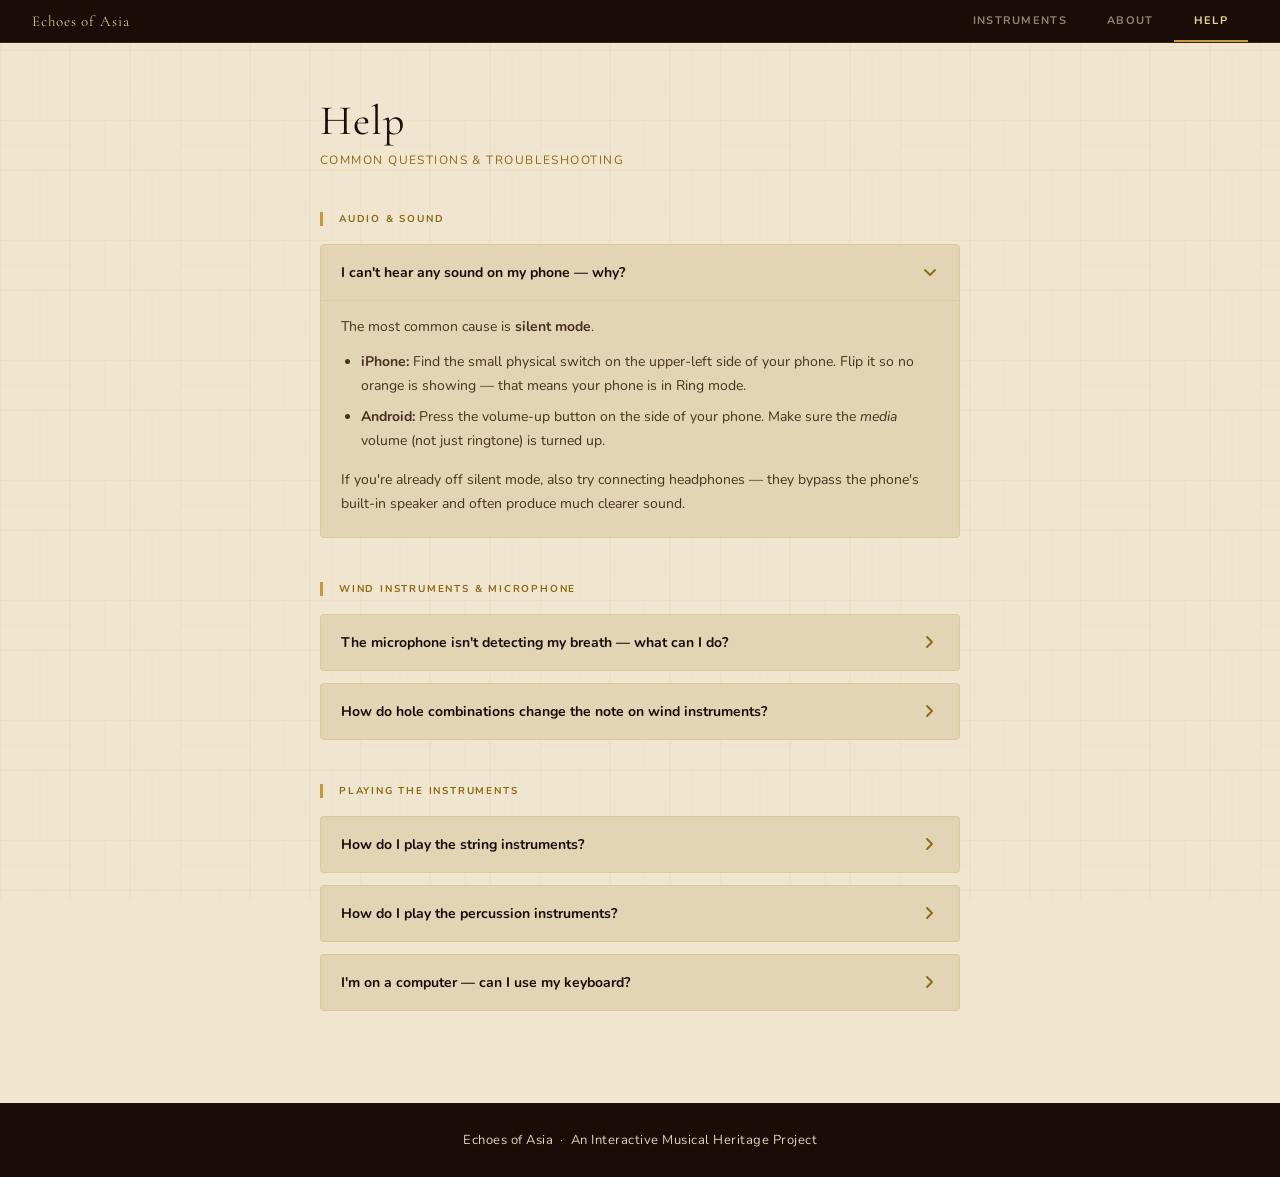
<file: help.html>
<!DOCTYPE html>
<html lang="en">
<head>
  <meta charset="UTF-8"/>
  <meta name="viewport" content="width=device-width, initial-scale=1.0"/>
  <title>Help · Echoes of Asia</title>
  <link rel="preconnect" href="https://fonts.googleapis.com">
  <link rel="preconnect" href="https://fonts.gstatic.com" crossorigin>
  <link href="https://fonts.googleapis.com/css2?family=Cormorant+Garamond:wght@300;400;500;600;700&family=Nunito:wght@400;600;700&display=swap" rel="stylesheet">
  <link rel="stylesheet" href="styles.css"/>
  <style>
    .help-page {
      max-width: 720px;
      margin: 0 auto;
      padding: 52px 40px 80px;
    }

    .help-heading {
      font-family: var(--font-display);
      font-size: 42px;
      font-weight: 400;
      color: var(--ink);
      letter-spacing: 0.02em;
      margin-bottom: 6px;
    }

    .help-subheading {
      font-size: 12px;
      letter-spacing: 0.12em;
      text-transform: uppercase;
      color: var(--gold-dark);
      margin-bottom: 44px;
    }

    .faq-section-label {
      font-size: 10px;
      font-weight: 700;
      letter-spacing: 0.18em;
      text-transform: uppercase;
      color: var(--gold-dark);
      margin: 44px 0 18px;
      padding-left: 16px;
      border-left: 3px solid var(--gold);
    }

    .faq-item {
      background: var(--parchment-dark);
      border: 1px solid rgba(196,154,60,0.2);
      border-radius: 4px;
      margin-bottom: 12px;
      overflow: hidden;
    }

    .faq-q {
      width: 100%;
      background: none;
      border: none;
      text-align: left;
      padding: 18px 20px;
      font-family: var(--font-body);
      font-size: 14px;
      font-weight: 700;
      color: var(--ink);
      cursor: pointer;
      display: flex;
      align-items: center;
      justify-content: space-between;
      gap: 16px;
      transition: background 0.15s;
    }

    .faq-q:hover { background: rgba(196,154,60,0.06); }

    .faq-q .arrow {
      width: 18px;
      height: 18px;
      flex-shrink: 0;
      color: var(--gold-dark);
      transition: transform 0.22s;
    }

    .faq-item.open .faq-q .arrow { transform: rotate(90deg); }

    .faq-a {
      display: none;
      padding: 0 20px 20px;
      font-size: 14px;
      line-height: 1.75;
      color: var(--ink-mid);
      border-top: 1px solid rgba(196,154,60,0.15);
    }

    .faq-item.open .faq-a { display: block; }

    .faq-a p { margin-top: 14px; }
    .faq-a p:first-child { margin-top: 14px; }

    .faq-a ul {
      margin: 10px 0 0 20px;
      display: flex;
      flex-direction: column;
      gap: 6px;
    }

    .faq-a .tip-box {
      margin-top: 14px;
      background: rgba(196,154,60,0.1);
      border-left: 3px solid var(--gold);
      padding: 12px 16px;
      border-radius: 0 4px 4px 0;
      font-size: 13px;
      color: var(--ink-mid);
    }

    .faq-a .tip-box strong { color: var(--ink); }

    @media (max-width: 680px) {
      .help-page { padding: 36px 20px 60px; }
      .help-heading { font-size: 32px; }
    }
  </style>
</head>
<body>
<div class="page-content">

  <!-- TOP NAV -->
  <nav class="top-nav">
    <a href="index.html" class="top-nav-brand">Echoes of Asia</a>
    <a href="index.html" class="top-nav-tab">Instruments</a>
    <a href="about.html" class="top-nav-tab">About</a>
    <a href="help.html"  class="top-nav-tab active">Help</a>
  </nav>

  <div class="help-page">

    <h1 class="help-heading">Help</h1>
    <p class="help-subheading">Common questions &amp; troubleshooting</p>

    <!-- ── AUDIO ── -->
    <div class="faq-section-label">Audio &amp; Sound</div>

    <div class="faq-item open">
      <button class="faq-q">
        I can't hear any sound on my phone — why?
        <svg class="arrow" viewBox="0 0 18 18" fill="none"><path d="M6 4l5 5-5 5" stroke="currentColor" stroke-width="1.8" stroke-linecap="round" stroke-linejoin="round"/></svg>
      </button>
      <div class="faq-a">
        <p>The most common cause is <strong>silent mode</strong>.</p>
        <ul>
          <li><strong>iPhone:</strong> Find the small physical switch on the upper-left side of your phone. Flip it so no orange is showing — that means your phone is in Ring mode.</li>
          <li><strong>Android:</strong> Press the volume-up button on the side of your phone. Make sure the <em>media</em> volume (not just ringtone) is turned up.</li>
        </ul>
        <p>If you're already off silent mode, also try connecting headphones — they bypass the phone's built-in speaker and often produce much clearer sound.</p>
      </div>
    </div>

    <!-- ── MIC ── -->
    <div class="faq-section-label">Wind Instruments &amp; Microphone</div>

    <div class="faq-item">
      <button class="faq-q">
        The microphone isn't detecting my breath — what can I do?
        <svg class="arrow" viewBox="0 0 18 18" fill="none"><path d="M6 4l5 5-5 5" stroke="currentColor" stroke-width="1.8" stroke-linecap="round" stroke-linejoin="round"/></svg>
      </button>
      <div class="faq-a">
        <p>Microphone sensitivity varies a lot between phones and devices. If your mic isn't responding, try these tips:</p>
        <ul>
          <li>Hold the phone closer to your mouth — the mic is usually at the bottom edge.</li>
          <li>Blow a little more firmly into the microphone opening.</li>
          <li>Make sure you've granted microphone permission when the browser asked.</li>
        </ul>
        <div class="tip-box">
          <strong>Still not working?</strong> Use the <em>Hold to Blow</em> button! Press and hold it to produce the wind sound, then — while still holding — tap the numbered hole buttons to change the pitch. You can press any combination of holes at the same time, just like a real wind instrument. Let go of the button to stop the sound.
        </div>
      </div>
    </div>

    <div class="faq-item">
      <button class="faq-q">
        How do hole combinations change the note on wind instruments?
        <svg class="arrow" viewBox="0 0 18 18" fill="none"><path d="M6 4l5 5-5 5" stroke="currentColor" stroke-width="1.8" stroke-linecap="round" stroke-linejoin="round"/></svg>
      </button>
      <div class="faq-a">
        <p>Each numbered hole corresponds to a specific pitch. The note you hear is determined by <strong>which</strong> holes you press, not just how many:</p>
        <ul>
          <li>Lower-numbered holes (① ②) produce lower notes.</li>
          <li>Higher-numbered holes (④ ⑤) produce higher notes.</li>
          <li>Pressing multiple holes at once gives a pitch in between — the exact blend depends on which holes you combine.</li>
        </ul>
        <p>Experiment! Try holding ① + ③ vs ② + ④ — they'll sound different even though you're pressing the same number of holes.</p>
      </div>
    </div>

    <!-- ── PLAYING ── -->
    <div class="faq-section-label">Playing the Instruments</div>

    <div class="faq-item">
      <button class="faq-q">
        How do I play the string instruments?
        <svg class="arrow" viewBox="0 0 18 18" fill="none"><path d="M6 4l5 5-5 5" stroke="currentColor" stroke-width="1.8" stroke-linecap="round" stroke-linejoin="round"/></svg>
      </button>
      <div class="faq-a">
        <p><strong>Mobile:</strong> Swipe or drag your finger up and down across the strings. Each string is a different note. You can also tap a single string to pluck it.</p>
        <p><strong>Desktop / keyboard:</strong> Use number keys 1, 2, 3… to pluck individual strings. You can also click and drag with your mouse.</p>
      </div>
    </div>

    <div class="faq-item">
      <button class="faq-q">
        How do I play the percussion instruments?
        <svg class="arrow" viewBox="0 0 18 18" fill="none"><path d="M6 4l5 5-5 5" stroke="currentColor" stroke-width="1.8" stroke-linecap="round" stroke-linejoin="round"/></svg>
      </button>
      <div class="faq-a">
        <p><strong>Mobile:</strong> Tap each drum pad or metallophone bar. Each surface produces a different sound.</p>
        <p><strong>Desktop / keyboard:</strong> Press number keys 1, 2, 3… to hit each pad or bar in order. Try building a repeating rhythm!</p>
        <ul>
          <li><strong>Tabla:</strong> Key 1 = Dayan (high) · Key 2 = Bayan (deep bass)</li>
          <li><strong>Janggu:</strong> Key 1 = 채편 bright crack · Key 2 = 궁편 deep boom</li>
          <li><strong>Gamelan:</strong> Keys 1–5 hit bars from lowest to highest pitch</li>
        </ul>
      </div>
    </div>

    <div class="faq-item">
      <button class="faq-q">
        I'm on a computer — can I use my keyboard?
        <svg class="arrow" viewBox="0 0 18 18" fill="none"><path d="M6 4l5 5-5 5" stroke="currentColor" stroke-width="1.8" stroke-linecap="round" stroke-linejoin="round"/></svg>
      </button>
      <div class="faq-a">
        <p>Yes! Keyboard shortcuts work on all three instrument types:</p>
        <ul>
          <li><strong>Wind:</strong> Number keys 1–5 press/release individual holes. Space bar activates the blow (hold it down, press holes to change pitch).</li>
          <li><strong>Strings:</strong> Number keys 1–8 pluck individual strings.</li>
          <li><strong>Percussion:</strong> Number keys 1–5 hit each pad or bar.</li>
        </ul>
        <p>A shortcut reminder is shown at the bottom of every play screen.</p>
      </div>
    </div>

  </div><!-- /help-page -->

  <footer class="site-footer">
    Echoes of Asia &nbsp;·&nbsp; An Interactive Musical Heritage Project
  </footer>

</div>

<script>
  // Accordion toggle
  document.querySelectorAll('.faq-q').forEach(btn => {
    btn.addEventListener('click', () => {
      const item = btn.closest('.faq-item');
      item.classList.toggle('open');
    });
  });
</script>
</body>
</html>
</file>
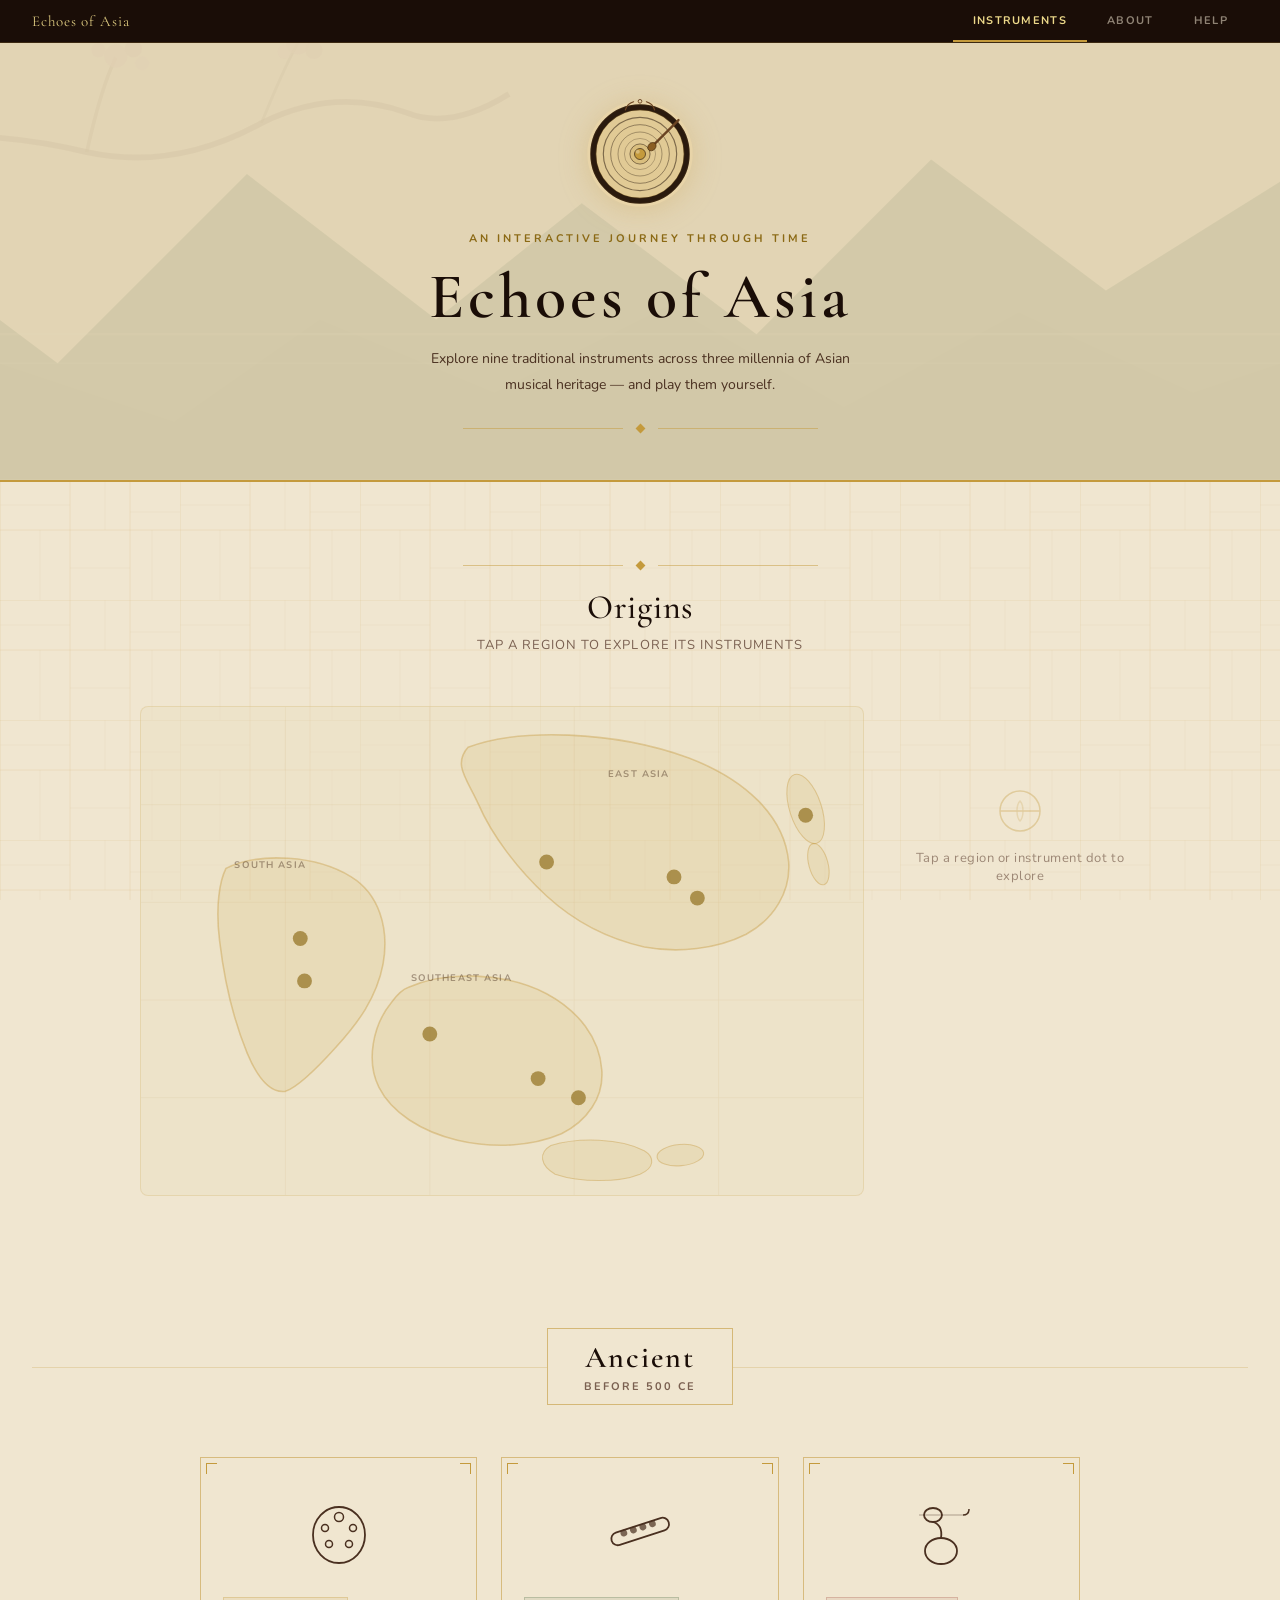
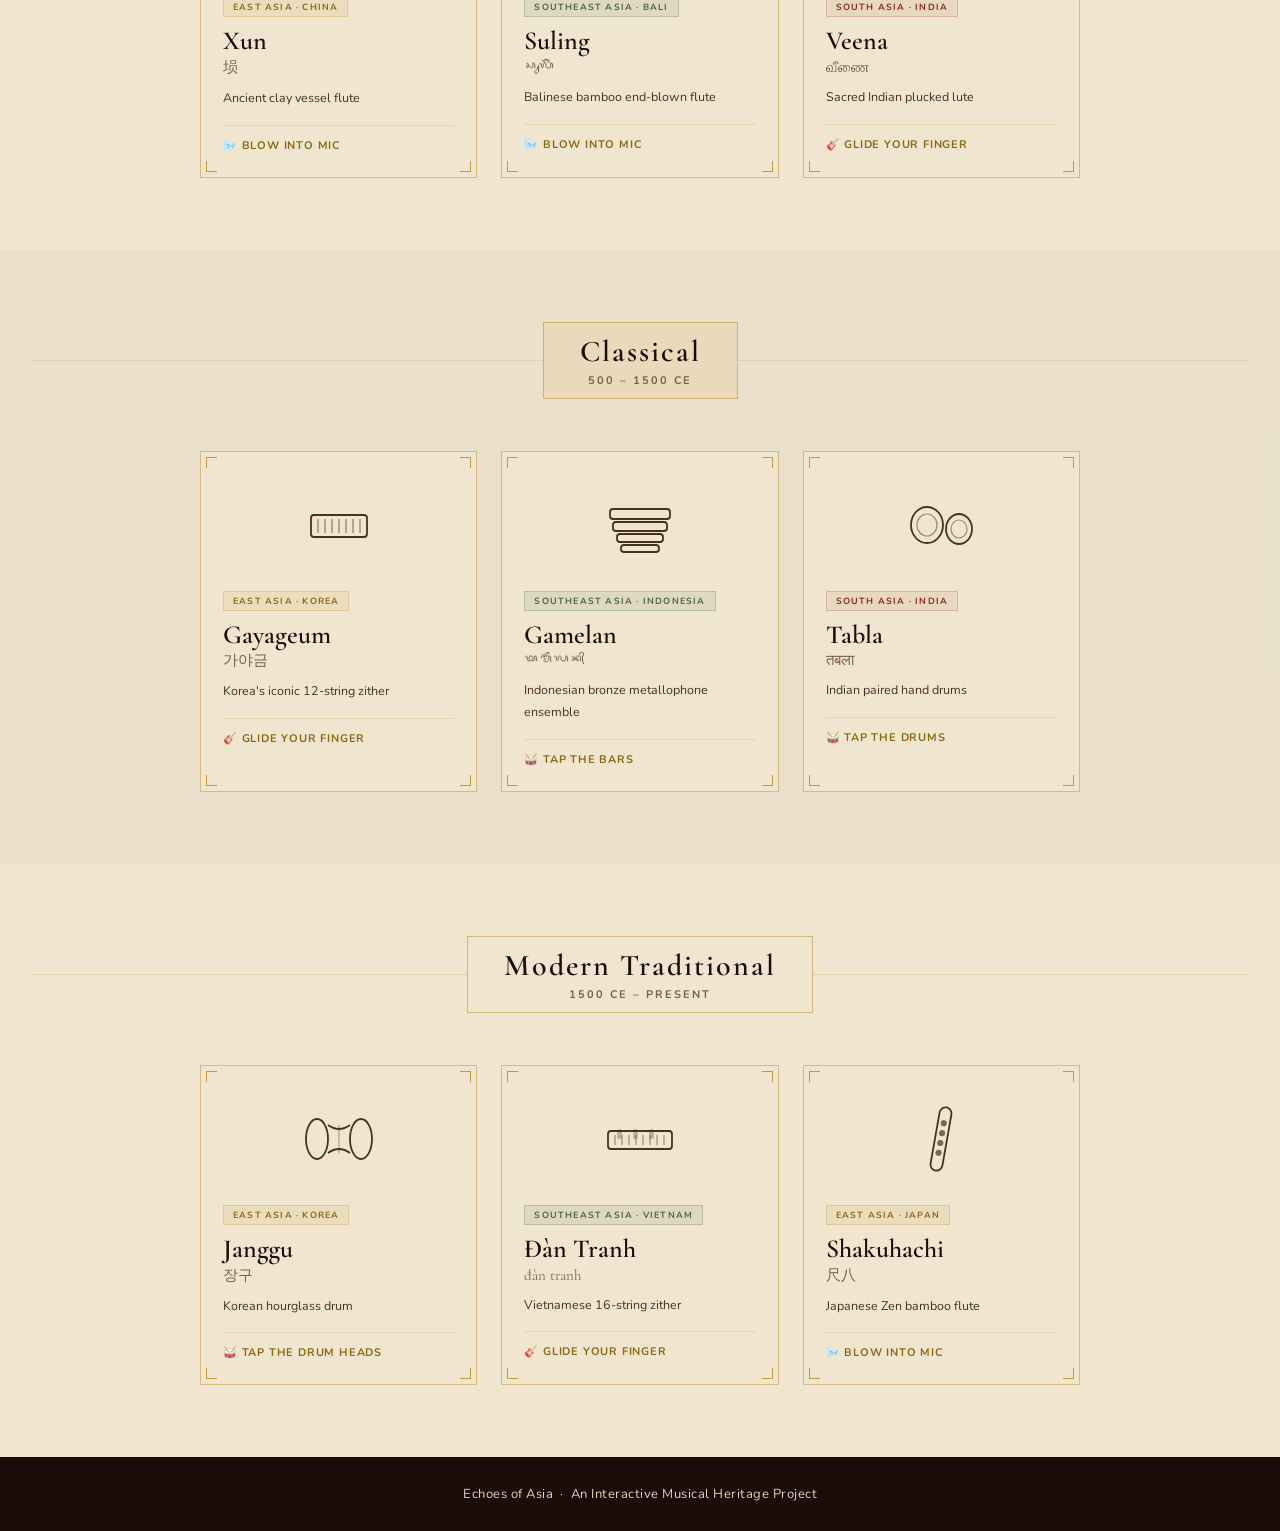
<file: instrument.html>
<!DOCTYPE html>
<html lang="en">
<head>
  <meta charset="UTF-8"/>
  <meta name="viewport" content="width=device-width, initial-scale=1.0"/>
  <title>Instrument · Echoes of Asia</title>
  <link rel="preconnect" href="https://fonts.googleapis.com">
  <link rel="preconnect" href="https://fonts.gstatic.com" crossorigin>
  <link href="https://fonts.googleapis.com/css2?family=Cormorant+Garamond:wght@300;400;500;600;700&family=Nunito:wght@400;600;700&display=swap" rel="stylesheet">
  <link rel="stylesheet" href="styles.css"/>
</head>
<body>
<!-- TOP NAV — stays visible on the info/description view -->
<nav class="top-nav">
  <span class="top-nav-brand">Echoes of Asia</span>
  <a href="index.html" class="top-nav-tab active">Instruments</a>
  <a href="about.html" class="top-nav-tab">About</a>
  <a href="help.html"  class="top-nav-tab">Help</a>
</nav>

<div class="page-content" id="info-view">

  <!-- NAV -->
  <nav class="detail-nav">
    <a href="index.html" class="back-btn">
      <svg width="14" height="14" viewBox="0 0 14 14" fill="none"><path d="M9 2L4 7L9 12" stroke="currentColor" stroke-width="1.8" stroke-linecap="round" stroke-linejoin="round"/></svg>
      All Instruments
    </a>
    <span class="detail-period-tag" id="period-tag"></span>
  </nav>

  <!-- HERO -->
  <div class="detail-hero">
    <!-- Nature art injected by JS -->
    <div class="detail-icon" id="detail-icon"></div>
    <div class="detail-title-block">
      <h1 class="detail-name" id="detail-name"></h1>
      <p class="detail-native" id="detail-native"></p>
      <div class="detail-badges">
        <span class="region-badge" id="region-badge"></span>
        <span class="region-badge" id="type-badge" style="background:rgba(26,13,7,0.07);color:var(--ink-mid);border-color:rgba(26,13,7,0.15);"></span>
      </div>
    </div>
  </div>

  <!-- INFO -->
  <div class="info-section">
    <div class="instrument-photo-wrap" id="photo-wrap"></div>
    <div class="info-block">
      <div class="info-label">History &amp; Origins</div>
      <p class="info-text" id="info-history"></p>
    </div>
    <div class="info-block">
      <div class="info-label">How to Play</div>
      <p class="info-text" id="info-howto"></p>
    </div>
  </div>

  <!-- PLAY CTA -->
  <div class="play-cta">
    <button class="play-btn" id="start-btn">
      <svg width="16" height="16" viewBox="0 0 16 16" fill="currentColor"><path d="M4 3l10 5-10 5V3z"/></svg>
      Start Playing
    </button>
  </div>

</div>

<!-- PLAY VIEW (hidden until Start Playing) -->
<div id="play-view">
  <div class="play-topbar">
    <a href="index.html" class="play-home-btn">⟵ All Instruments</a>
    <span class="play-instrument-name" id="play-name" style="flex:1;text-align:center;"></span>
    <button class="exit-btn" id="exit-btn">✕ Exit</button>
  </div>
  <div class="play-area" id="play-area"></div>
  <div class="play-footer">
    <canvas class="viz-canvas" id="viz-canvas"></canvas>
    <p class="play-hint" id="play-hint"></p>
    <p class="kb-hint" id="kb-hint"></p>
  </div>
</div>

<script src="js/instruments.js"></script>
<script src="js/play.js"></script>
<script>
const ICONS = {
  xun: `<svg viewBox="0 0 110 110" fill="none" stroke="currentColor" stroke-width="2" xmlns="http://www.w3.org/2000/svg">
    <ellipse cx="55" cy="62" rx="38" ry="42"/>
    <circle cx="55" cy="30" r="7" stroke-width="1.8"/>
    <circle cx="34" cy="48" r="5.5" stroke-width="1.8"/>
    <circle cx="76" cy="48" r="5.5" stroke-width="1.8"/>
    <circle cx="40" cy="74" r="5"   stroke-width="1.8"/>
    <circle cx="70" cy="74" r="5"   stroke-width="1.8"/>
  </svg>`,
  suling: `<svg viewBox="0 0 110 110" fill="none" stroke="currentColor" stroke-width="2" xmlns="http://www.w3.org/2000/svg">
    <rect x="8" y="44" width="94" height="20" rx="10" transform="rotate(-15 55 54)"/>
    <circle cx="30" cy="47" r="4" fill="currentColor" opacity="0.6" transform="rotate(-15 55 54)"/>
    <circle cx="46" cy="47" r="4" fill="currentColor" opacity="0.6" transform="rotate(-15 55 54)"/>
    <circle cx="62" cy="47" r="4" fill="currentColor" opacity="0.6" transform="rotate(-15 55 54)"/>
    <circle cx="78" cy="47" r="4" fill="currentColor" opacity="0.6" transform="rotate(-15 55 54)"/>
  </svg>`,
  shakuhachi: `<svg viewBox="0 0 110 110" fill="none" stroke="currentColor" stroke-width="2" xmlns="http://www.w3.org/2000/svg">
    <rect x="44" y="5" width="18" height="98" rx="9" transform="rotate(8 55 55)"/>
    <circle cx="56" cy="26" r="3.5" fill="currentColor" opacity="0.65" transform="rotate(8 55 55)"/>
    <circle cx="56" cy="42" r="3.5" fill="currentColor" opacity="0.65" transform="rotate(8 55 55)"/>
    <circle cx="56" cy="58" r="3.5" fill="currentColor" opacity="0.65" transform="rotate(8 55 55)"/>
    <circle cx="56" cy="74" r="3.5" fill="currentColor" opacity="0.65" transform="rotate(8 55 55)"/>
  </svg>`,
  veena: `<svg viewBox="0 0 110 110" fill="none" stroke="currentColor" stroke-width="2" xmlns="http://www.w3.org/2000/svg">
    <ellipse cx="55" cy="85" rx="24" ry="20"/>
    <ellipse cx="40" cy="28" rx="14" ry="11"/>
    <path d="M55,65 Q58,44 40,39"/>
    <line x1="18" y1="28" x2="86" y2="28" stroke-width="1.4" opacity="0.5"/>
    <path d="M86,28 Q96,28 96,18" stroke-width="1.8"/>
  </svg>`,
  gayageum: `<svg viewBox="0 0 110 110" fill="none" stroke="currentColor" stroke-width="2" xmlns="http://www.w3.org/2000/svg">
    <rect x="10" y="38" width="90" height="34" rx="4"/>
    <line x1="22" y1="43" x2="22" y2="68" stroke-width="1.5" opacity="0.6"/>
    <line x1="35" y1="43" x2="35" y2="68" stroke-width="1.5" opacity="0.6"/>
    <line x1="48" y1="43" x2="48" y2="68" stroke-width="1.5" opacity="0.6"/>
    <line x1="61" y1="43" x2="61" y2="68" stroke-width="1.5" opacity="0.6"/>
    <line x1="74" y1="43" x2="74" y2="68" stroke-width="1.5" opacity="0.6"/>
    <line x1="87" y1="43" x2="87" y2="68" stroke-width="1.5" opacity="0.6"/>
  </svg>`,
  dantranh: `<svg viewBox="0 0 110 110" fill="none" stroke="currentColor" stroke-width="2" xmlns="http://www.w3.org/2000/svg">
    <rect x="5" y="42" width="100" height="28" rx="4"/>
    <line x1="15"  y1="47" x2="15"  y2="65" stroke-width="1.3" opacity="0.55"/>
    <line x1="27"  y1="47" x2="27"  y2="65" stroke-width="1.3" opacity="0.55"/>
    <line x1="39"  y1="47" x2="39"  y2="65" stroke-width="1.3" opacity="0.55"/>
    <line x1="51"  y1="47" x2="51"  y2="65" stroke-width="1.3" opacity="0.55"/>
    <line x1="63"  y1="47" x2="63"  y2="65" stroke-width="1.3" opacity="0.55"/>
    <line x1="75"  y1="47" x2="75"  y2="65" stroke-width="1.3" opacity="0.55"/>
    <line x1="87"  y1="47" x2="87"  y2="65" stroke-width="1.3" opacity="0.55"/>
    <line x1="99"  y1="47" x2="99"  y2="65" stroke-width="1.3" opacity="0.55"/>
    <rect x="23" y="40" width="5" height="12" rx="2" fill="currentColor" opacity="0.25"/>
    <rect x="47" y="40" width="5" height="12" rx="2" fill="currentColor" opacity="0.25"/>
    <rect x="71" y="40" width="5" height="12" rx="2" fill="currentColor" opacity="0.25"/>
  </svg>`,
  gamelan: `<svg viewBox="0 0 110 110" fill="none" stroke="currentColor" stroke-width="2" xmlns="http://www.w3.org/2000/svg">
    <rect x="8"  y="18" width="94" height="15" rx="4"/>
    <rect x="13" y="38" width="84" height="14" rx="4"/>
    <rect x="19" y="57" width="72" height="12" rx="4"/>
    <rect x="25" y="74" width="60" height="11" rx="4"/>
    <rect x="32" y="90" width="46" height="10" rx="4"/>
  </svg>`,
  tabla: `<svg viewBox="0 0 110 110" fill="none" stroke="currentColor" stroke-width="2" xmlns="http://www.w3.org/2000/svg">
    <ellipse cx="32" cy="55" rx="25" ry="28"/>
    <ellipse cx="32" cy="55" rx="15" ry="17" stroke-width="1.5" opacity="0.5"/>
    <ellipse cx="80" cy="60" rx="22" ry="24"/>
    <ellipse cx="80" cy="60" rx="13" ry="14" stroke-width="1.5" opacity="0.5"/>
  </svg>`,
  janggu: `<svg viewBox="0 0 110 110" fill="none" stroke="currentColor" stroke-width="2" xmlns="http://www.w3.org/2000/svg">
    <ellipse cx="20" cy="55" rx="16" ry="30"/>
    <ellipse cx="90" cy="55" rx="16" ry="30"/>
    <path d="M36,30 Q55,44 74,30"/>
    <path d="M36,80 Q55,66 74,80"/>
    <line x1="55" y1="30" x2="55" y2="80" stroke-width="1.5" opacity="0.35"/>
    <line x1="36" y1="55" x2="74" y2="55" stroke-width="1.5" opacity="0.35"/>
  </svg>`,
};

const HINTS = {
  string:      'Swipe or drag across the strings · Each string is a different note',
  wind:        '① Keep blowing (or hold the button) the whole time\n② Press holes to change pitch\n③ Hold multiple holes at once for different notes',
  percussion:  'Tap the surfaces to play · Try building a repeating rhythm',
};

// Read URL param
const params = new URLSearchParams(location.search);
const id = params.get('id');
const inst = INSTRUMENTS[id];

if (!inst) {
  location.href = 'index.html';
}

// Populate info view
document.title = inst.name + ' · Echoes of Asia';
document.getElementById('period-tag').textContent   = inst.periodLabel;
document.getElementById('detail-name').textContent  = inst.name;
document.getElementById('detail-native').textContent = inst.native;
document.getElementById('info-history').textContent = inst.history;
document.getElementById('info-howto').textContent   = inst.howToPlay;
document.getElementById('play-name').textContent    = inst.name;
document.getElementById('play-hint').textContent    = HINTS[inst.type];
document.getElementById('detail-icon').innerHTML    = ICONS[id] || '';

const rb = document.getElementById('region-badge');
rb.textContent = inst.regionLabel;
rb.className   = `region-badge badge-${inst.regionType}`;

document.getElementById('type-badge').textContent = inst.typeLabel;

// Instrument photo
const photoWrap = document.getElementById('photo-wrap');
if (inst.photo) {
  const img = document.createElement('img');
  img.src = inst.photo;
  img.alt = inst.name;
  img.className = 'instrument-photo';
  img.loading = 'lazy';
  photoWrap.appendChild(img);
}

// Keyboard hint per instrument type
function getKbHint(inst) {
  if (inst.type === 'string')
    return `Keyboard: keys 1–${inst.notes.length} to pluck each string`;
  if (inst.type === 'wind')
    return `Keyboard: keys 1–${inst.holes.length} for holes · Space to blow`;
  if (inst.layout === 'gamelan')
    return 'Keyboard: keys 1–5 to hit each bar';
  return 'Keyboard: 1 = left drum · 2 = right drum';
}

// Start playing
document.getElementById('start-btn').addEventListener('click', () => {
  document.getElementById('info-view').style.display = 'none';
  const playView = document.getElementById('play-view');
  playView.classList.add('active');
  initPlay(inst, document.getElementById('play-area'));
  document.getElementById('kb-hint').textContent = getKbHint(inst);
  // Start audio visualizer
  const canvas = document.getElementById('viz-canvas');
  canvas.width = window.innerWidth;
  startVisualizer(canvas);
});

// Exit play
document.getElementById('exit-btn').addEventListener('click', () => {
  stopVisualizer();
  if (window._windCleanup) { window._windCleanup(); window._windCleanup = null; }
  if (window._kbCleanup)   { window._kbCleanup();   window._kbCleanup   = null; }
  document.getElementById('play-view').classList.remove('active');
  document.getElementById('play-area').innerHTML = '';
  document.getElementById('info-view').style.display = '';
});
</script>
</body>
</html>
</file>
<file: styles.css>
:root {
  --parchment:      #F0E6D0;
  --parchment-dark: #E2D4B4;
  --parchment-deep: #CEBC96;
  --ink:            #1A0D07;
  --ink-mid:        #4A3020;
  --ink-light:      #7A6050;
  --gold:           #C49A3C;
  --gold-dark:      #8B6914;
  --gold-pale:      #EDD98A;
  --vermillion:     #8B2A1A;
  --sage:           #4A6741;
  --sage-light:     #7A9A6A;

  --font-display: 'Cormorant Garamond', Georgia, serif;
  --font-body:    'Nunito', sans-serif;
}

* { box-sizing: border-box; margin: 0; padding: 0; }

body {
  background-color: var(--parchment);
  font-family: var(--font-body);
  color: var(--ink);
  min-height: 100vh;
  overflow-x: hidden;
}

/* ── SHOJI SCREEN BACKGROUND ── */
body::before {
  content: '';
  position: fixed;
  inset: 0;
  pointer-events: none;
  z-index: 0;
  background-image: url("data:image/svg+xml,%3Csvg xmlns='http://www.w3.org/2000/svg' width='180' height='120'%3E%3C!-- tile border lines (align with adjacent tiles to form continuous grid) --%3E%3Cline x1='0' y1='0' x2='180' y2='0' stroke='%23C49A3C' stroke-width='1' opacity='0.18'/%3E%3Cline x1='0' y1='0' x2='0' y2='120' stroke='%23C49A3C' stroke-width='1' opacity='0.18'/%3E%3C!-- primary interior — full-span, unequal divisions --%3E%3Cline x1='0' y1='50' x2='180' y2='50' stroke='%23C49A3C' stroke-width='0.9' opacity='0.15'/%3E%3Cline x1='70' y1='0' x2='70' y2='120' stroke='%23C49A3C' stroke-width='0.9' opacity='0.15'/%3E%3Cline x1='130' y1='0' x2='130' y2='120' stroke='%23C49A3C' stroke-width='0.9' opacity='0.15'/%3E%3C!-- secondary — partial lines (T-intersections, shoji character) --%3E%3Cline x1='0' y1='25' x2='70' y2='25' stroke='%23C49A3C' stroke-width='0.5' opacity='0.1'/%3E%3Cline x1='105' y1='0' x2='105' y2='50' stroke='%23C49A3C' stroke-width='0.5' opacity='0.1'/%3E%3Cline x1='130' y1='32' x2='180' y2='32' stroke='%23C49A3C' stroke-width='0.5' opacity='0.1'/%3E%3Cline x1='40' y1='50' x2='40' y2='120' stroke='%23C49A3C' stroke-width='0.5' opacity='0.1'/%3E%3Cline x1='70' y1='88' x2='130' y2='88' stroke='%23C49A3C' stroke-width='0.5' opacity='0.1'/%3E%3Cline x1='152' y1='50' x2='152' y2='120' stroke='%23C49A3C' stroke-width='0.5' opacity='0.1'/%3E%3C/svg%3E");
  background-size: 180px 120px;
  background-repeat: repeat;
}

.page-content { position: relative; z-index: 1; }

/* ── SITE HEADER ── */
.site-header {
  background: var(--parchment-dark);
  border-bottom: 2px solid var(--gold);
  padding: 56px 32px 48px;
  text-align: center;
  position: relative;
  overflow: hidden;
}

.header-nature {
  position: absolute;
  inset: 0;
  width: 100%;
  height: 100%;
  opacity: 0.09;
  pointer-events: none;
}

/* ── TOP NAV TABS ── */
.top-nav {
  background: var(--ink);
  display: flex;
  align-items: stretch;
  padding: 0 32px;
  position: sticky;
  top: 0;
  z-index: 100;
  border-bottom: 1px solid rgba(196,154,60,0.2);
}

.top-nav-brand {
  font-family: var(--font-display);
  font-size: 15px;
  color: var(--gold-pale);
  letter-spacing: 0.06em;
  text-decoration: none;
  padding: 12px 0;
  margin-right: auto;
  opacity: 0.9;
  align-self: center;
}

.top-nav-tab {
  font-family: var(--font-body);
  font-size: 11px;
  font-weight: 700;
  letter-spacing: 0.12em;
  text-transform: uppercase;
  color: rgba(240,230,208,0.55);
  text-decoration: none;
  padding: 0 20px;
  display: flex;
  align-items: center;
  border-bottom: 2px solid transparent;
  transition: color 0.18s, border-color 0.18s;
}

.top-nav-tab:hover { color: var(--gold-pale); }

.top-nav-tab.active {
  color: var(--gold-pale);
  border-bottom-color: var(--gold);
}

.header-content { position: relative; z-index: 1; }

.site-eyebrow {
  font-size: 11px;
  font-weight: 700;
  letter-spacing: 3px;
  text-transform: uppercase;
  color: var(--gold-dark);
  margin-bottom: 16px;
}

.site-title {
  font-family: var(--font-display);
  font-size: 64px;
  font-weight: 600;
  color: var(--ink);
  letter-spacing: 4px;
  line-height: 1.1;
  margin-bottom: 14px;
}

.site-subtitle {
  font-size: 14px;
  color: var(--ink-mid);
  max-width: 440px;
  margin: 0 auto 28px;
  line-height: 1.8;
}

.header-ornament {
  display: flex;
  align-items: center;
  gap: 14px;
  justify-content: center;
}

.ornament-line {
  flex: 1;
  max-width: 160px;
  height: 1px;
  background: var(--gold);
  opacity: 0.5;
}

.ornament-diamond {
  width: 7px;
  height: 7px;
  background: var(--gold);
  transform: rotate(45deg);
}

/* ── PERIOD SECTION ── */
.period-section {
  padding: 72px 32px;
  position: relative;
  overflow: hidden;
}

.period-section:nth-child(even) {
  background: rgba(0,0,0,0.025);
}

.period-nature {
  position: absolute;
  top: 0; right: 0;
  height: 100%;
  opacity: 0.07;
  pointer-events: none;
}

.period-header {
  text-align: center;
  margin-bottom: 52px;
  position: relative;
}

.period-rule {
  position: absolute;
  top: 50%;
  left: 0; right: 0;
  height: 1px;
  background: var(--gold);
  opacity: 0.25;
}

.period-label {
  display: inline-block;
  background: var(--parchment);
  padding: 10px 36px;
  border: 1.5px solid rgba(196,154,60,0.6);
  position: relative;
  z-index: 1;
}

.period-section:nth-child(even) .period-label {
  background: #EAD9BB;
}

.period-era {
  display: block;
  font-family: var(--font-display);
  font-size: 30px;
  font-weight: 600;
  color: var(--ink);
  letter-spacing: 2px;
}

.period-dates {
  display: block;
  font-size: 11px;
  font-weight: 700;
  letter-spacing: 2px;
  text-transform: uppercase;
  color: var(--ink-light);
  margin-top: 3px;
}

/* ── INSTRUMENT GRID ── */
.instruments-grid {
  display: grid;
  grid-template-columns: repeat(3, 1fr);
  gap: 24px;
  max-width: 880px;
  margin: 0 auto;
}

/* ── INSTRUMENT CARD ── */
.instrument-card {
  display: block;
  text-decoration: none;
  color: inherit;
  background: var(--parchment);
  border: 1.5px solid rgba(196,154,60,0.55);
  padding: 28px 22px 24px;
  position: relative;
  transition: transform 0.22s, box-shadow 0.22s;
}

.instrument-card:hover {
  transform: translateY(-5px);
  box-shadow: 0 14px 36px rgba(196,154,60,0.18);
}

/* Corner decorations */
.instrument-card .c {
  position: absolute;
  width: 11px;
  height: 11px;
  border-color: var(--gold);
  border-style: solid;
}
.c.tl { top: 5px;  left: 5px;  border-width: 1.5px 0 0 1.5px; }
.c.tr { top: 5px;  right: 5px; border-width: 1.5px 1.5px 0 0; }
.c.bl { bottom: 5px; left: 5px;  border-width: 0 0 1.5px 1.5px; }
.c.br { bottom: 5px; right: 5px; border-width: 0 1.5px 1.5px 0; }

.card-icon-area {
  height: 90px;
  display: flex;
  align-items: center;
  justify-content: center;
  margin-bottom: 18px;
  color: var(--ink-mid);
}

.card-icon-area svg { width: 72px; height: 72px; }

.region-badge {
  display: inline-block;
  font-size: 9px;
  font-weight: 700;
  letter-spacing: 1.2px;
  text-transform: uppercase;
  padding: 3px 9px;
  margin-bottom: 10px;
  border: 1px solid;
}

.badge-east     { background: rgba(196,154,60,0.12); color: var(--gold-dark);   border-color: rgba(196,154,60,0.3); }
.badge-southeast{ background: rgba(74,103,65,0.10);  color: var(--sage);         border-color: rgba(74,103,65,0.25); }
.badge-south    { background: rgba(139,42,26,0.08);  color: var(--vermillion);   border-color: rgba(139,42,26,0.2); }

.card-name {
  font-family: var(--font-display);
  font-size: 26px;
  font-weight: 600;
  color: var(--ink);
  margin-bottom: 2px;
  line-height: 1.1;
}

.card-native {
  font-family: var(--font-display);
  font-size: 15px;
  color: var(--ink-light);
  margin-bottom: 10px;
}

.card-desc {
  font-size: 12.5px;
  color: var(--ink-mid);
  line-height: 1.75;
  margin-bottom: 16px;
}

.card-interact {
  font-size: 11px;
  font-weight: 700;
  letter-spacing: 0.8px;
  text-transform: uppercase;
  color: var(--gold-dark);
  border-top: 1px solid rgba(196,154,60,0.25);
  padding-top: 12px;
  margin-top: auto;
}

/* ── FOOTER ── */
.site-footer {
  background: var(--ink);
  color: var(--parchment-dark);
  text-align: center;
  padding: 28px;
  font-size: 13px;
  letter-spacing: 0.5px;
  position: relative;
  z-index: 1;
}

/* ════════════════════════════════════════
   INSTRUMENT DETAIL PAGE
════════════════════════════════════════ */

.detail-nav {
  background: var(--parchment-dark);
  border-bottom: 1px solid rgba(196,154,60,0.4);
  padding: 16px 32px;
  display: flex;
  align-items: center;
  gap: 20px;
}

.back-btn {
  display: flex;
  align-items: center;
  gap: 7px;
  text-decoration: none;
  color: var(--ink-mid);
  font-size: 12px;
  font-weight: 700;
  letter-spacing: 1px;
  text-transform: uppercase;
  transition: color 0.2s;
}

.back-btn:hover { color: var(--ink); }

.detail-period-tag {
  font-size: 11px;
  font-weight: 700;
  letter-spacing: 1.5px;
  text-transform: uppercase;
  color: var(--ink-light);
  margin-left: auto;
}

/* Detail hero */
.detail-hero {
  background: var(--parchment-dark);
  border-bottom: 2px solid var(--gold);
  padding: 52px 40px;
  position: relative;
  overflow: hidden;
  display: flex;
  align-items: center;
  gap: 48px;
}

.detail-hero-nature {
  position: absolute;
  right: 0; top: 0;
  height: 100%;
  opacity: 0.1;
  pointer-events: none;
}

.detail-icon {
  flex-shrink: 0;
  width: 110px;
  height: 110px;
  color: var(--ink-mid);
  position: relative;
  z-index: 1;
}

.detail-title-block { position: relative; z-index: 1; }

.detail-name {
  font-family: var(--font-display);
  font-size: 56px;
  font-weight: 600;
  color: var(--ink);
  letter-spacing: 3px;
  line-height: 1;
  margin-bottom: 6px;
}

.detail-native {
  font-family: var(--font-display);
  font-size: 24px;
  color: var(--ink-light);
  margin-bottom: 14px;
}

.detail-badges { display: flex; gap: 10px; flex-wrap: wrap; }

/* Info blocks */
.info-section {
  max-width: 760px;
  margin: 0 auto;
  padding: 52px 40px;
}

.info-block {
  margin-bottom: 36px;
  padding: 26px 30px;
  background: var(--parchment-dark);
  border-left: 3px solid var(--gold);
  position: relative;
}

.info-block::after {
  content: '';
  position: absolute;
  inset: 6px;
  border: 1px solid rgba(196,154,60,0.15);
  pointer-events: none;
}

.info-label {
  font-size: 10px;
  font-weight: 700;
  letter-spacing: 2.5px;
  text-transform: uppercase;
  color: var(--gold-dark);
  margin-bottom: 10px;
}

.info-text {
  font-size: 15px;
  color: var(--ink-mid);
  line-height: 1.95;
}

.play-cta {
  text-align: center;
  padding: 40px 40px 72px;
}

.play-btn {
  display: inline-flex;
  align-items: center;
  gap: 14px;
  background: var(--ink);
  color: var(--parchment);
  font-family: var(--font-body);
  font-size: 14px;
  font-weight: 700;
  letter-spacing: 2px;
  text-transform: uppercase;
  padding: 20px 52px;
  border: none;
  cursor: pointer;
  position: relative;
  transition: background 0.2s;
}

.play-btn::before, .play-btn::after {
  content: '';
  position: absolute;
  top: 5px; bottom: 5px;
  width: 1px;
  background: rgba(255,255,255,0.15);
}
.play-btn::before { left: 14px; }
.play-btn::after  { right: 14px; }

.play-btn:hover { background: var(--ink-mid); }

/* ════════════════════════════════════════
   PLAY INTERFACE
════════════════════════════════════════ */

#play-view {
  display: none;
  position: fixed;
  inset: 0;
  flex-direction: column;
  background: #110900;
  z-index: 200;
  overflow-y: auto;
  -webkit-overflow-scrolling: touch;
}

#play-view.active { display: flex; }

.play-topbar {
  display: flex;
  align-items: center;
  gap: 12px;
  padding: 14px 20px;
  border-bottom: 1px solid rgba(255,255,255,0.08);
  flex-shrink: 0;
}

.play-home-btn {
  font-size: 11px;
  font-weight: 700;
  letter-spacing: 0.1em;
  text-transform: uppercase;
  color: rgba(240,230,208,0.45);
  text-decoration: none;
  padding: 5px 10px;
  border: 1px solid rgba(255,255,255,0.12);
  border-radius: 3px;
  white-space: nowrap;
  transition: color 0.18s, border-color 0.18s;
  flex-shrink: 0;
}

.play-home-btn:hover {
  color: var(--gold-pale);
  border-color: rgba(196,154,60,0.5);
}

.play-instrument-name {
  font-family: var(--font-display);
  font-size: 22px;
  font-weight: 500;
  color: var(--parchment-dark);
  letter-spacing: 1.5px;
}

.exit-btn {
  background: none;
  border: 1px solid rgba(255,255,255,0.25);
  color: rgba(255,255,255,0.6);
  padding: 7px 18px;
  font-family: var(--font-body);
  font-size: 11px;
  font-weight: 700;
  letter-spacing: 1.5px;
  text-transform: uppercase;
  cursor: pointer;
  transition: all 0.2s;
}

.exit-btn:hover {
  background: rgba(255,255,255,0.08);
  color: rgba(255,255,255,0.9);
}

.play-area {
  flex: 1;
  display: flex;
  align-items: center;
  justify-content: center;
  padding: 24px;
  touch-action: none;
}

.play-footer {
  padding: 14px 24px;
  text-align: center;
  border-top: 1px solid rgba(255,255,255,0.06);
}

.play-hint {
  font-size: 12px;
  color: rgba(255,255,255,0.45);
  letter-spacing: 0.3px;
  line-height: 1.7;
  white-space: pre-line; /* lets us use \n if needed */
}

/* ── STRING INTERFACE ── */
.string-wrap {
  width: 100%;
  max-width: 420px;
}

.string-row {
  position: relative;
  height: 36px;
  margin: 4px 0;
  display: flex;
  align-items: center;
  cursor: crosshair;
  touch-action: none;
}

.string-line {
  position: absolute;
  left: 0; right: 48px;
  height: 2px;
  background: linear-gradient(90deg, transparent 0%, var(--sc, var(--gold-pale)) 12%, var(--sc, var(--gold-pale)) 88%, transparent 100%);
  opacity: 0.55;
  transition: opacity 0.1s;
}

.string-row.active .string-line {
  opacity: 1;
  animation: vibrate 0.45s ease-out forwards;
}

@keyframes vibrate {
  0%   { transform: translateY(0); }
  15%  { transform: translateY(-5px); }
  30%  { transform: translateY(4px); }
  50%  { transform: translateY(-2px); }
  70%  { transform: translateY(1px); }
  100% { transform: translateY(0); }
}

.string-note-tag {
  position: absolute;
  right: 0;
  font-size: 11px;
  color: rgba(255,255,255,0.25);
  font-weight: 700;
  letter-spacing: 0.5px;
  width: 42px;
  text-align: right;
}

/* ── WIND INTERFACE ── */
.wind-wrap {
  width: 100%;
  max-width: 340px;
  text-align: center;
  display: flex;
  flex-direction: column;
  align-items: center;
  gap: 28px;
}

.breath-track {
  width: 100%;
  height: 5px;
  background: rgba(255,255,255,0.08);
  border-radius: 3px;
  overflow: hidden;
}

.breath-fill {
  height: 100%;
  width: 0%;
  background: var(--gold-pale);
  border-radius: 3px;
  transition: width 0.04s linear;
}

.blow-label {
  font-size: 12px;
  color: rgba(255,255,255,0.35);
  letter-spacing: 1px;
}

.note-display {
  font-family: var(--font-display);
  font-size: 42px;
  color: var(--parchment-dark);
  letter-spacing: 3px;
  min-height: 52px;
}

.holes-grid {
  display: flex;
  gap: 14px;
  justify-content: center;
  flex-wrap: wrap;
}

.hole-btn {
  width: 58px;
  height: 58px;
  border-radius: 50%;
  border: 2px solid rgba(196,154,60,0.5);
  background: rgba(196,154,60,0.06);
  color: var(--gold-pale);
  font-size: 13px;
  font-weight: 700;
  cursor: pointer;
  touch-action: none;
  -webkit-user-select: none;
  user-select: none;
  transition: background 0.1s, border-color 0.1s;
  display: flex;
  align-items: center;
  justify-content: center;
}

.hole-btn.pressed {
  background: rgba(196,154,60,0.45);
  border-color: var(--gold-pale);
}

.hold-blow-btn {
  margin-top: 8px;
  padding: 16px 36px;
  background: rgba(196,154,60,0.08);
  border: 1.5px solid rgba(196,154,60,0.4);
  border-radius: 50px;
  color: var(--gold-pale);
  font-family: var(--font-body);
  font-size: 13px;
  font-weight: 700;
  letter-spacing: 1px;
  cursor: pointer;
  touch-action: none;
  -webkit-user-select: none;
  user-select: none;
  transition: background 0.1s;
}

.hold-blow-btn:active {
  background: rgba(196,154,60,0.35);
}

/* ── PERCUSSION INTERFACE ── */
.perc-wrap {
  width: 100%;
  max-width: 440px;
}

/* Gamelan bars */
.gamelan-bars {
  display: flex;
  flex-direction: column;
  gap: 10px;
}

.gbar {
  border: 1.5px solid rgba(196,154,60,0.4);
  background: rgba(196,154,60,0.07);
  display: flex;
  align-items: center;
  justify-content: space-between;
  padding: 0 20px;
  cursor: pointer;
  touch-action: none;
  -webkit-user-select: none;
  user-select: none;
  transition: background 0.06s;
  border-radius: 3px;
}

.gbar:nth-child(1) { height: 62px; }
.gbar:nth-child(2) { height: 57px; margin: 0 6px; }
.gbar:nth-child(3) { height: 52px; margin: 0 12px; }
.gbar:nth-child(4) { height: 47px; margin: 0 18px; }
.gbar:nth-child(5) { height: 42px; margin: 0 24px; }

.gbar.hit { background: rgba(196,154,60,0.38); }

.gbar-name {
  font-family: var(--font-display);
  font-size: 17px;
  color: var(--parchment-dark);
  letter-spacing: 1px;
}

.gbar-note {
  font-size: 11px;
  color: rgba(255,255,255,0.25);
  font-weight: 600;
}

/* Tabla two drums */
.tabla-pair {
  display: grid;
  grid-template-columns: 1fr 1fr;
  gap: 20px;
}

.tabla-drum {
  aspect-ratio: 1;
  border-radius: 50%;
  border: 2px solid rgba(196,154,60,0.45);
  background: rgba(196,154,60,0.07);
  display: flex;
  flex-direction: column;
  align-items: center;
  justify-content: center;
  gap: 6px;
  cursor: pointer;
  touch-action: none;
  -webkit-user-select: none;
  user-select: none;
  transition: background 0.06s;
}

.tabla-drum.hit { background: rgba(196,154,60,0.35); }

.drum-name {
  font-family: var(--font-display);
  font-size: 20px;
  color: var(--parchment-dark);
  letter-spacing: 1px;
}

.drum-sub {
  font-size: 10px;
  font-weight: 700;
  letter-spacing: 1px;
  color: rgba(255,255,255,0.3);
  text-transform: uppercase;
}

/* Janggu hourglass */
.janggu-pair {
  display: grid;
  grid-template-columns: 1fr 1fr;
  gap: 24px;
}

.janggu-head {
  border: 2px solid rgba(196,154,60,0.45);
  background: rgba(196,154,60,0.07);
  border-radius: 50% / 15%;
  aspect-ratio: 0.8;
  display: flex;
  flex-direction: column;
  align-items: center;
  justify-content: center;
  gap: 8px;
  cursor: pointer;
  touch-action: none;
  -webkit-user-select: none;
  user-select: none;
  transition: background 0.06s;
}

.janggu-head.hit { background: rgba(196,154,60,0.35); }

/* ── KEYBOARD HINT ── */
.kb-hint {
  font-size: 11px;
  color: var(--ink-light);
  opacity: 0.65;
  margin-top: 6px;
  letter-spacing: 0.03em;
}

/* ── INSTRUMENT PHOTO ── */
.instrument-photo-wrap {
  margin-bottom: 28px;
}

.instrument-photo {
  width: 100%;
  max-height: 320px;
  object-fit: contain;
  display: block;
  border-radius: 6px;
  border: 1px solid rgba(196,154,60,0.35);
  background: rgba(226,212,180,0.35); /* parchment fill behind the image */
  filter: sepia(0.42) contrast(1.06) brightness(0.93) saturate(0.85);
  box-shadow: 0 2px 12px rgba(26,13,7,0.12);
}

/* ── RESPONSIVE ── */
@media (max-width: 680px) {
  .site-title { font-size: 40px; }
  .instruments-grid { grid-template-columns: 1fr; max-width: 380px; }
  .detail-hero { flex-direction: column; gap: 24px; }
  .detail-name { font-size: 38px; }
  .info-section { padding: 36px 20px; }
  .period-section { padding: 52px 20px; }
}

/* ══════════════════════════════════════════
   HERO ENTRANCE ANIMATIONS
══════════════════════════════════════════ */
@keyframes hero-fade-up {
  from { opacity: 0; transform: translateY(22px); }
  to   { opacity: 1; transform: none; }
}
/* Logo animates in first, then text follows */
.site-logo-wrap  { animation: hero-fade-up 0.75s 0s    both ease; }
.site-eyebrow    { animation: hero-fade-up 0.7s  0.28s both ease; }
.site-title      { animation: hero-fade-up 0.8s  0.44s both ease; }
.site-subtitle   { animation: hero-fade-up 0.7s  0.62s both ease; }
.header-ornament { animation: hero-fade-up 0.6s  0.80s both ease; }

/* ── LOGO MARK ── */
.site-logo-wrap {
  margin-bottom: 22px;
  display: flex;
  justify-content: center;
}
.site-logo-mark {
  width: 110px;
  height: 110px;
  display: block;
  filter: drop-shadow(0 3px 14px rgba(196,154,60,0.28));
}

/* About-page logo (larger, standalone) */
.about-logo-wrap {
  display: flex;
  flex-direction: column;
  align-items: center;
  gap: 10px;
  margin-bottom: 28px;
}
.about-logo-mark {
  width: 132px;
  height: 132px;
  filter: drop-shadow(0 4px 18px rgba(196,154,60,0.22));
}
.about-logo-sub {
  font-size: 11px;
  letter-spacing: 0.18em;
  text-transform: uppercase;
  color: var(--gold-dark);
  opacity: 0.75;
}

/* ══════════════════════════════════════════
   SCROLL FADE-UP ANIMATIONS
══════════════════════════════════════════ */
.fade-up {
  opacity: 0;
  transform: translateY(28px);
  transition: opacity 0.6s ease, transform 0.6s ease;
}
.fade-up.visible {
  opacity: 1;
  transform: none;
}

/* ══════════════════════════════════════════
   ORIGINS / ASIA MAP SECTION
══════════════════════════════════════════ */
.origins-section {
  padding: 80px 40px 60px;
  max-width: 1080px;
  margin: 0 auto;
}

.origins-header {
  text-align: center;
  margin-bottom: 52px;
}

.origins-title {
  font-family: var(--font-display);
  font-size: 34px;
  font-weight: 500;
  color: var(--ink);
  letter-spacing: 0.02em;
  margin-bottom: 8px;
}

.origins-sub {
  font-size: 13px;
  color: var(--ink-light);
  letter-spacing: 0.08em;
  text-transform: uppercase;
}

.map-and-panel {
  display: flex;
  gap: 36px;
  align-items: flex-start;
}

/* SVG map */
.asia-map {
  flex: 1;
  min-width: 0;
  border-radius: 8px;
  border: 1px solid rgba(196,154,60,0.2);
  background: rgba(232,220,190,0.35);
  cursor: default;
}

/* region blobs */
.map-blob {
  fill: var(--gold);
  fill-opacity: 0.12;
  stroke: var(--gold);
  stroke-opacity: 0.4;
  stroke-width: 1.5;
  cursor: pointer;
  transition: fill-opacity 0.25s, stroke-opacity 0.25s, filter 0.25s;
}
.map-blob-sub {
  stroke-width: 1;
}
.map-blob:hover,
.map-blob.active {
  fill-opacity: 0.30;
  stroke-opacity: 0.85;
  filter: drop-shadow(0 0 8px rgba(196,154,60,0.55));
}
.map-blob.active { fill-opacity: 0.28; }

/* instrument dots */
.inst-dot {
  fill: var(--gold-dark);
  opacity: 0.65;
  cursor: pointer;
  transition: opacity 0.2s;
}
.inst-dot:hover { opacity: 1; }
.inst-dot.pulsing {
  animation: dot-pulse 1.6s ease-in-out infinite;
}
@keyframes dot-pulse {
  0%, 100% { r: 7; opacity: 0.85; }
  50%       { r: 9.5; opacity: 1; }
}

/* map text */
.map-region-label {
  font-family: var(--font-body);
  font-size: 9px;
  font-weight: 700;
  fill: var(--ink-mid);
  fill-opacity: 0.45;
  letter-spacing: 0.12em;
  text-transform: uppercase;
  pointer-events: none;
  user-select: none;
}

/* floating tooltip */
.map-tooltip {
  position: fixed;
  background: var(--ink);
  color: var(--parchment);
  font-family: var(--font-display);
  font-size: 14px;
  padding: 5px 11px 6px;
  border-radius: 4px;
  pointer-events: none;
  opacity: 0;
  transition: opacity 0.15s;
  z-index: 300;
  white-space: nowrap;
  border: 1px solid rgba(196,154,60,0.3);
}
.map-tooltip.show { opacity: 1; }

/* right panel */
.map-panel {
  width: 240px;
  flex-shrink: 0;
  min-height: 300px;
}

.map-panel-title {
  font-family: var(--font-display);
  font-size: 22px;
  font-weight: 500;
  color: var(--ink);
  padding-bottom: 12px;
  margin-bottom: 6px;
  border-bottom: 1px solid rgba(196,154,60,0.35);
}

.map-inst-link {
  display: flex;
  align-items: center;
  gap: 12px;
  padding: 11px 0;
  text-decoration: none;
  color: inherit;
  border-bottom: 1px solid rgba(26,13,7,0.06);
  transition: color 0.15s, transform 0.15s;
}
.map-inst-link:hover {
  color: var(--gold-dark);
  transform: translateX(3px);
}

.map-inst-icon {
  width: 34px;
  height: 34px;
  flex-shrink: 0;
  color: var(--ink-mid);
  opacity: 0.65;
}

.map-inst-name {
  font-family: var(--font-display);
  font-size: 16px;
  color: var(--ink);
}

.map-inst-sub {
  font-size: 11px;
  color: var(--ink-light);
  letter-spacing: 0.04em;
  margin-top: 1px;
}

.map-empty-state {
  display: flex;
  flex-direction: column;
  align-items: center;
  justify-content: center;
  gap: 14px;
  min-height: 260px;
  text-align: center;
  color: var(--ink-light);
  font-size: 13px;
  letter-spacing: 0.04em;
  opacity: 0.7;
}

@media (max-width: 800px) {
  .map-and-panel { flex-direction: column; }
  .map-panel { width: 100%; min-height: unset; }
  .origins-section { padding: 60px 20px; }
}

/* ══════════════════════════════════════════
   AUDIO VISUALIZER CANVAS
══════════════════════════════════════════ */
.viz-canvas {
  display: block;
  width: 100%;
  height: 52px;
  opacity: 0.75;
  margin-top: 14px;
  border-radius: 4px;
}

/* ══════════════════════════════════════════
   RIPPLE EFFECT (percussion / string)
══════════════════════════════════════════ */
@keyframes ripple-out {
  0%   { transform: translate(-50%, -50%) scale(0.6); opacity: 0.85; }
  100% { transform: translate(-50%, -50%) scale(2.2); opacity: 0; }
}
.ripple-ring {
  position: absolute;
  top: 50%; left: 50%;
  width: 100%; height: 100%;
  border-radius: inherit;
  border: 2px solid var(--gold);
  animation: ripple-out 0.55s ease-out forwards;
  pointer-events: none;
}

/* ensure ripple anchor works */
.gbar       { position: relative; overflow: visible; }
.tabla-drum { position: relative; overflow: visible; }
.janggu-head{ position: relative; overflow: visible; }

/* ══════════════════════════════════════════
   WIND NOTE PULSE
══════════════════════════════════════════ */
@keyframes note-pop {
  0%   { transform: scale(1); }
  40%  { transform: scale(1.14); }
  100% { transform: scale(1); }
}
.note-display.popping {
  animation: note-pop 0.28s ease-out;
}
</file>
